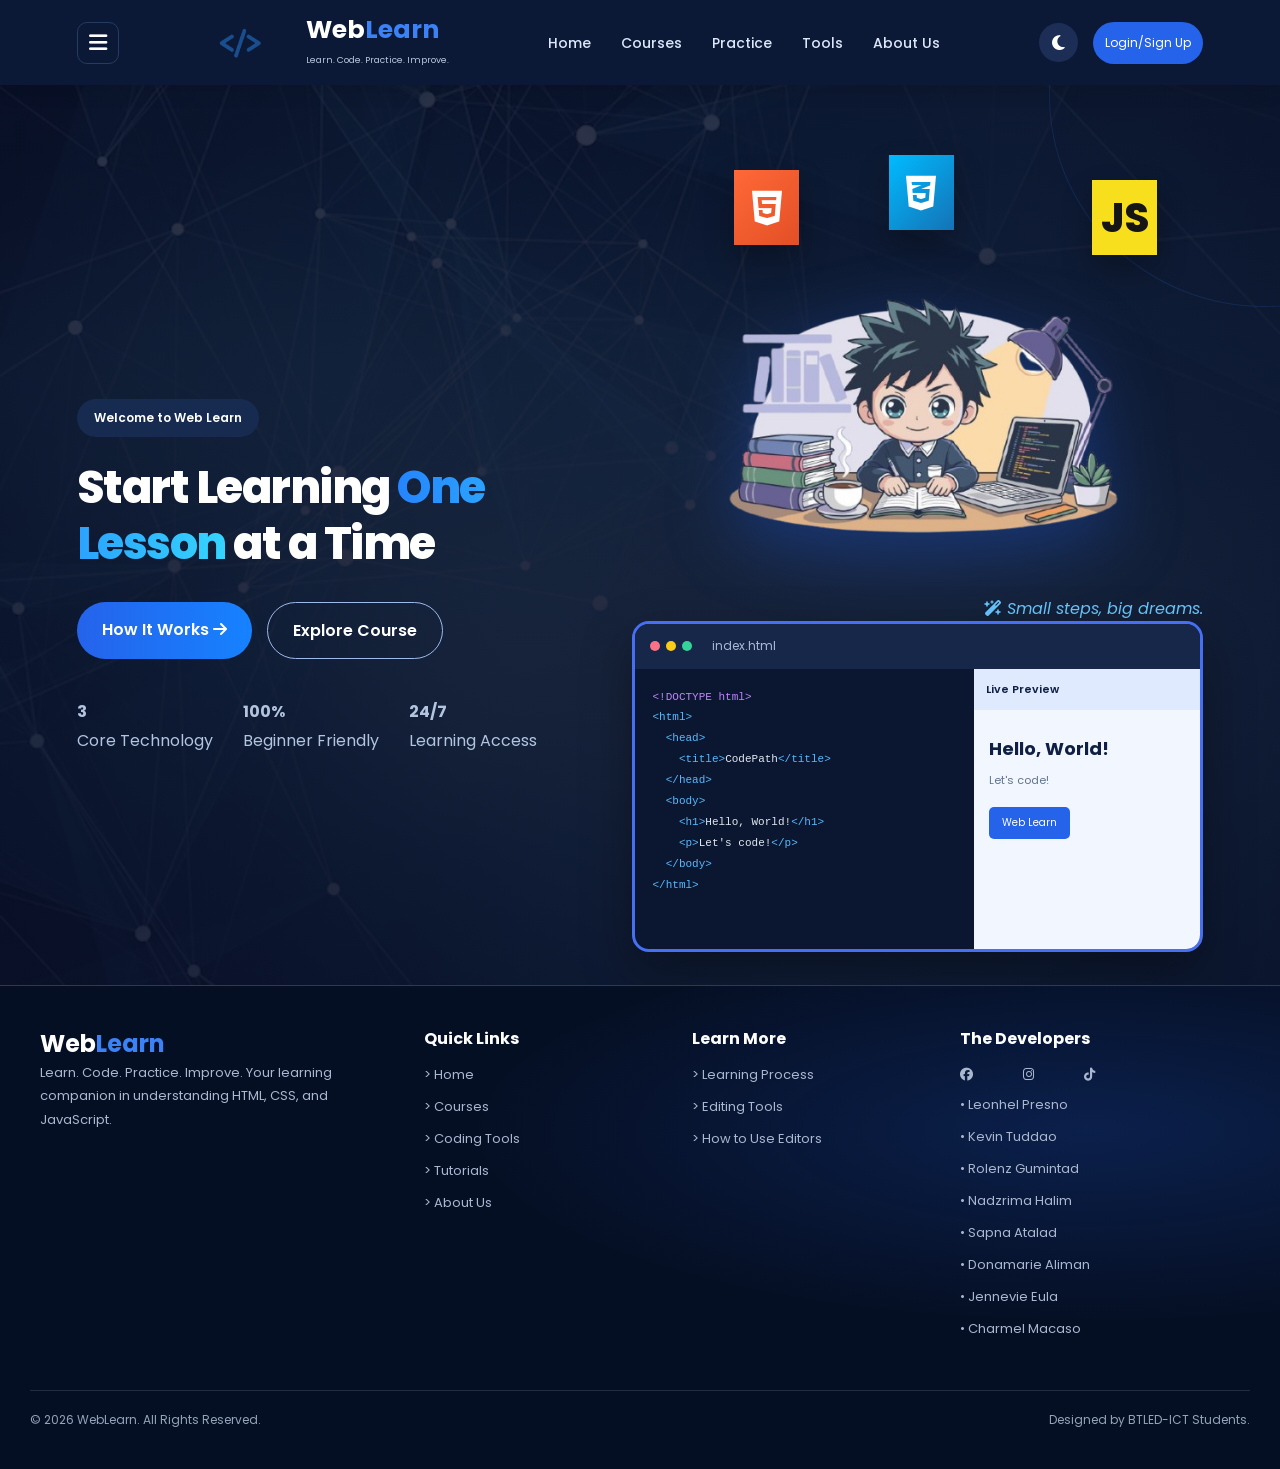
<file: index.html>
<!DOCTYPE html>
<html lang="en">
<head>
    <meta charset="UTF-8">
    <meta name="viewport" content="width=device-width, initial-scale=1.0">
    <title>Web-learn</title>
    <link rel="stylesheet" href="navigation&sidebar.css">
    <link rel="stylesheet" href="main-index.css">
    <link rel="stylesheet" href="html-css-js-design.css">
    <link rel="stylesheet" href="editor-tools.css">
    <link rel="stylesheet" href="main-footers.css">

    <!-- Google Fonts -->
    <link rel="preconnect" href="https://fonts.googleapis.com">
    <link rel="preconnect" href="https://fonts.gstatic.com" crossorigin>
    <link href="https://fonts.googleapis.com/css2?family=Poppins:wght@400;500;600;700;800&display=swap" rel="stylesheet">

    <!-- Font Awesome Icons -->
    <link rel="stylesheet" href="https://cdnjs.cloudflare.com/ajax/libs/font-awesome/6.5.2/css/all.min.css">
</head>
<body>
    <header class="navigation_bar">
        <!-- LEFT MENU BUTTON -->
        <button class="menu-toggle" id="menuToggle"
                aria-label="Open navigation menu"
                aria-expanded="false">
            <i class="fa-solid fa-bars"></i>
        </button>

        <!-- LOGO -->
        <a href="#home" class="logo">
            <img src="logo.png" alt="Weblearn">
            <div class="logo-text">
                <h2>Web<span>Learn</span></h2>
                <small>Learn. Code. Practice. Improve.</small>
            </div>
        </a>

        <!-- NAVIGATION -->
        <nav class="nav-links" id="navLinks">
            <ul class="links">
                <li><a href="index.html">Home</a></li>
                <li><a href="courses.html">Courses</a></li>
                <li><a href="practice-html-css-js.html">Practice</a></li>
                <li><a href="editortools.html">Tools</a></li>
                <li><a href="about-us.html">About Us</a></li>
            </ul>
        </nav>

        <div class="nav-actions">
            <button class="theme-toggle" id="themeToggle" aria-label="Toggle light and dark mode">
                <i class="fa-solid fa-moon"></i>
            </button>
            <a href="#courses" class="login-btn">Login/Sign Up</a>
        </div>
    </header>

    <!-- LEFT SIDEBAR -->
    <aside class="sidebar-menu" id="sidebarMenu">
        <h3>MAIN MENU</h3>
        <a href="#home"><i class="fa-solid fa-house"></i> Home</a>
        <a href="about-us.html"><i class="fa-solid fa-user"></i> About Us</a>

        <h3>LEARN</h3>
        <a href="html.html"><i class="fa-brands fa-html5"></i> HTML Tutorials</a>
        <a href="css.html"><i class="fa-brands fa-css3-alt"></i> CSS Tutorials</a>
        <a href="javascript.html"><i class="fa-brands fa-js"></i> JavaScript Tutorials</a>

        <h3>PRACTICE</h3>
        <a href="editor.html"><i class="fa-solid fa-code"></i> Code Editor</a>
        <a href="#learning"><i class="fa-solid fa-clipboard-question"></i> Quizzes</a>
        <a href="#progress"><i class="fa-solid fa-chart-simple"></i> My Progress</a>

        <h3>Tools</h3>
        <a href="editortools.html">
            <i class="fa-solid fa-screwdriver-wrench"></i>
            Coding Tools
        </a>
    </aside>

    <!-- DARK OVERLAY -->
    <div class="sidebar-overlay" id="sidebarOverlay"></div>

    <!-- HOME / MAIN SECTION -->
    <section class="home_main-section" id="home">
        <div class="home-content">
            <div class="welcome-badge">
                Welcome to Web Learn
            </div>
            <h1>
                Start Learning 
                <span>One Lesson</span>
                at a Time
            </h1>

            <div class="home-buttons">
               <a href="how-it-works.html" class="primary-btn">
        How It Works
        <i class="fa-solid fa-arrow-right"></i>
    </a>
    <a href="courses.html" class="outline-btn">
        Explore Course
    </a>
</div>

            <div class="home-stats">
                <div class="stat-items">
                    <strong>3</strong>
                    <span>Core Technology</span>
                </div>

                <div class="stat-items">
                    <strong>100%</strong>
                    <span>Beginner Friendly</span>
                </div>

                <div class="stat-items">
                    <strong>24/7</strong>
                    <span>Learning Access</span>
                </div>
            </div>
        </div>

        <!-- CODING HTML, CSS, AND JAVASCRIPT ILLUSTRATION -->
        <div class="main-visual">
            <!-- HTML logo -->
            <div class="floating-badge html-badge">
                <i class="fa-brands fa-html5"></i>
            </div>

            <!-- CSS logo -->
            <div class="floating-badge css-badge">
                <i class="fa-brands fa-css3-alt"></i>
            </div>

            <!-- JavaScript logo -->
            <div class="floating-badge js-badge">
                JS
            </div>

            <div class="hero-laptop">
                <img
                    src="laptop.png"
                    alt="Laptop displaying programming code"
                    class="laptop-img"
                    onerror="this.style.display='none';this.parentElement.classList.add('image-missing')">
            </div>

            <div class="laptop-placeholder">
                <i class="fa-solid fa-laptop-code"></i>
                <span>Web Learn</span>
            </div>

            <!-- CAPTION -->
            <div class="visual-caption">
                <i class="fa-solid fa-wand-magic-sparkles"></i>
                Small steps, big dreams.
            </div>

            <div class="code-window">
                <div class="window-header">
                    <div class="window-dots">
                        <span></span>
                        <span></span>
                        <span></span>
                    </div>
                    <span>index.html</span>
                </div>

                <div class="editor-layout">
                    <div class="code-area">
                        <pre><code><span class="code-purple">&lt;!DOCTYPE html&gt;</span>
<span class="code-blue">&lt;html&gt;</span>
  <span class="code-blue">&lt;head&gt;</span>
    <span class="code-blue">&lt;title&gt;</span>CodePath<span class="code-blue">&lt;/title&gt;</span>
  <span class="code-blue">&lt;/head&gt;</span>
  <span class="code-blue">&lt;body&gt;</span>
    <span class="code-blue">&lt;h1&gt;</span>Hello, World!<span class="code-blue">&lt;/h1&gt;</span>
    <span class="code-blue">&lt;p&gt;</span>Let's code!<span class="code-blue">&lt;/p&gt;</span>
  <span class="code-blue">&lt;/body&gt;</span>
<span class="code-blue">&lt;/html&gt;</span></code></pre>
                    </div>

                    <div class="preview-area">
                        <div class="preview-title">
                            Live Preview
                        </div>

                        <div class="preview-content">
                            <h3>Hello, World!</h3>
                            <p>Let's code!</p>
                            <span class="preview-chip">
                                Web Learn
                            </span>
                        </div>
                    </div>
                </div>
            </div>
        </div>
    </section>

    <!-- FOOTER SECTION -->
    <footer class="main-footer">
        <div class="footer-container">
            <div class="footer-about">
                <h2>Web<span>Learn</span></h2>
                <p>
                    Learn. Code. Practice. Improve.
                    Your learning companion in understanding
                    HTML, CSS, and JavaScript.
                </p>
            </div>

            <div class="footer-links">
                <h3>Quick Links</h3>
                <a href="index.html#home">&gt; Home</a>
                <a href="courses.html">&gt; Courses</a>
                <a href="editortools.html">&gt; Coding Tools</a>
                <a href="editortools.html">&gt; Tutorials</a>
                <a href="about-us.html">&gt; About Us</a>
            </div>

            <div class="footer-links">
                <h3>Learn More</h3>
                <a href="#">&gt; Learning Process</a>
                <a href="editortools.html">&gt; Editing Tools</a>
                <a href="editortools.html">&gt; How to Use Editors</a>
            </div>

            <div class="footer-links">
                <h3>The Developers</h3>
                <div class="dev-icon">
                    <a href="https://www.facebook.com/" target="_blank" rel="noopener noreferrer" aria-label="Facebook">
                        <i class="fa-brands fa-facebook"></i>
                    </a>
                    <a href="https://www.instagram.com/" target="_blank" rel="noopener noreferrer" aria-label="Instagram">
                        <i class="fa-brands fa-instagram"></i>
                    </a>
                    <a href="https://www.tiktok.com/" target="_blank" rel="noopener noreferrer" aria-label="TikTok">
                        <i class="fa-brands fa-tiktok"></i>
                    </a>
                </div>

                <a href="https://www.facebook.com/nhel.pres" target="_blank" rel="noopener noreferrer">• Leonhel Presno</a>
                <a href="https://www.facebook.com/kevin.tuddao.1" target="_blank" rel="noopener noreferrer">• Kevin Tuddao</a>
                <a href="https://www.facebook.com/rolenzearl" target="_blank" rel="noopener noreferrer">• Rolenz Gumintad</a>
                <a href="https://www.facebook.com/share/19nWMQFPBd/" target="_blank" rel="noopener noreferrer">• Nadzrima Halim</a>
                <a href="https://www.facebook.com/saph.atld" target="_blank" rel="noopener noreferrer">• Sapna Atalad</a>
                <a href="https://www.facebook.com/share/1C7DpXJqvT/" target="_blank" rel="noopener noreferrer">• Donamarie Aliman</a>
                <a href="https://www.facebook.com/eu.la.99545" target="_blank" rel="noopener noreferrer">• Jennevie Eula</a>
                <a href="https://www.facebook.com/charmel.macaso.5" target="_blank" rel="noopener noreferrer">• Charmel Macaso</a>
            </div>
        </div>

        <div class="footer-bottom">
            <p>© 2026 WebLearn. All Rights Reserved.</p>
            <p>Designed by BTLED-ICT Students.</p>
        </div>
    </footer>

    <script src="script.js"></script>
</body>
</html>
</file>
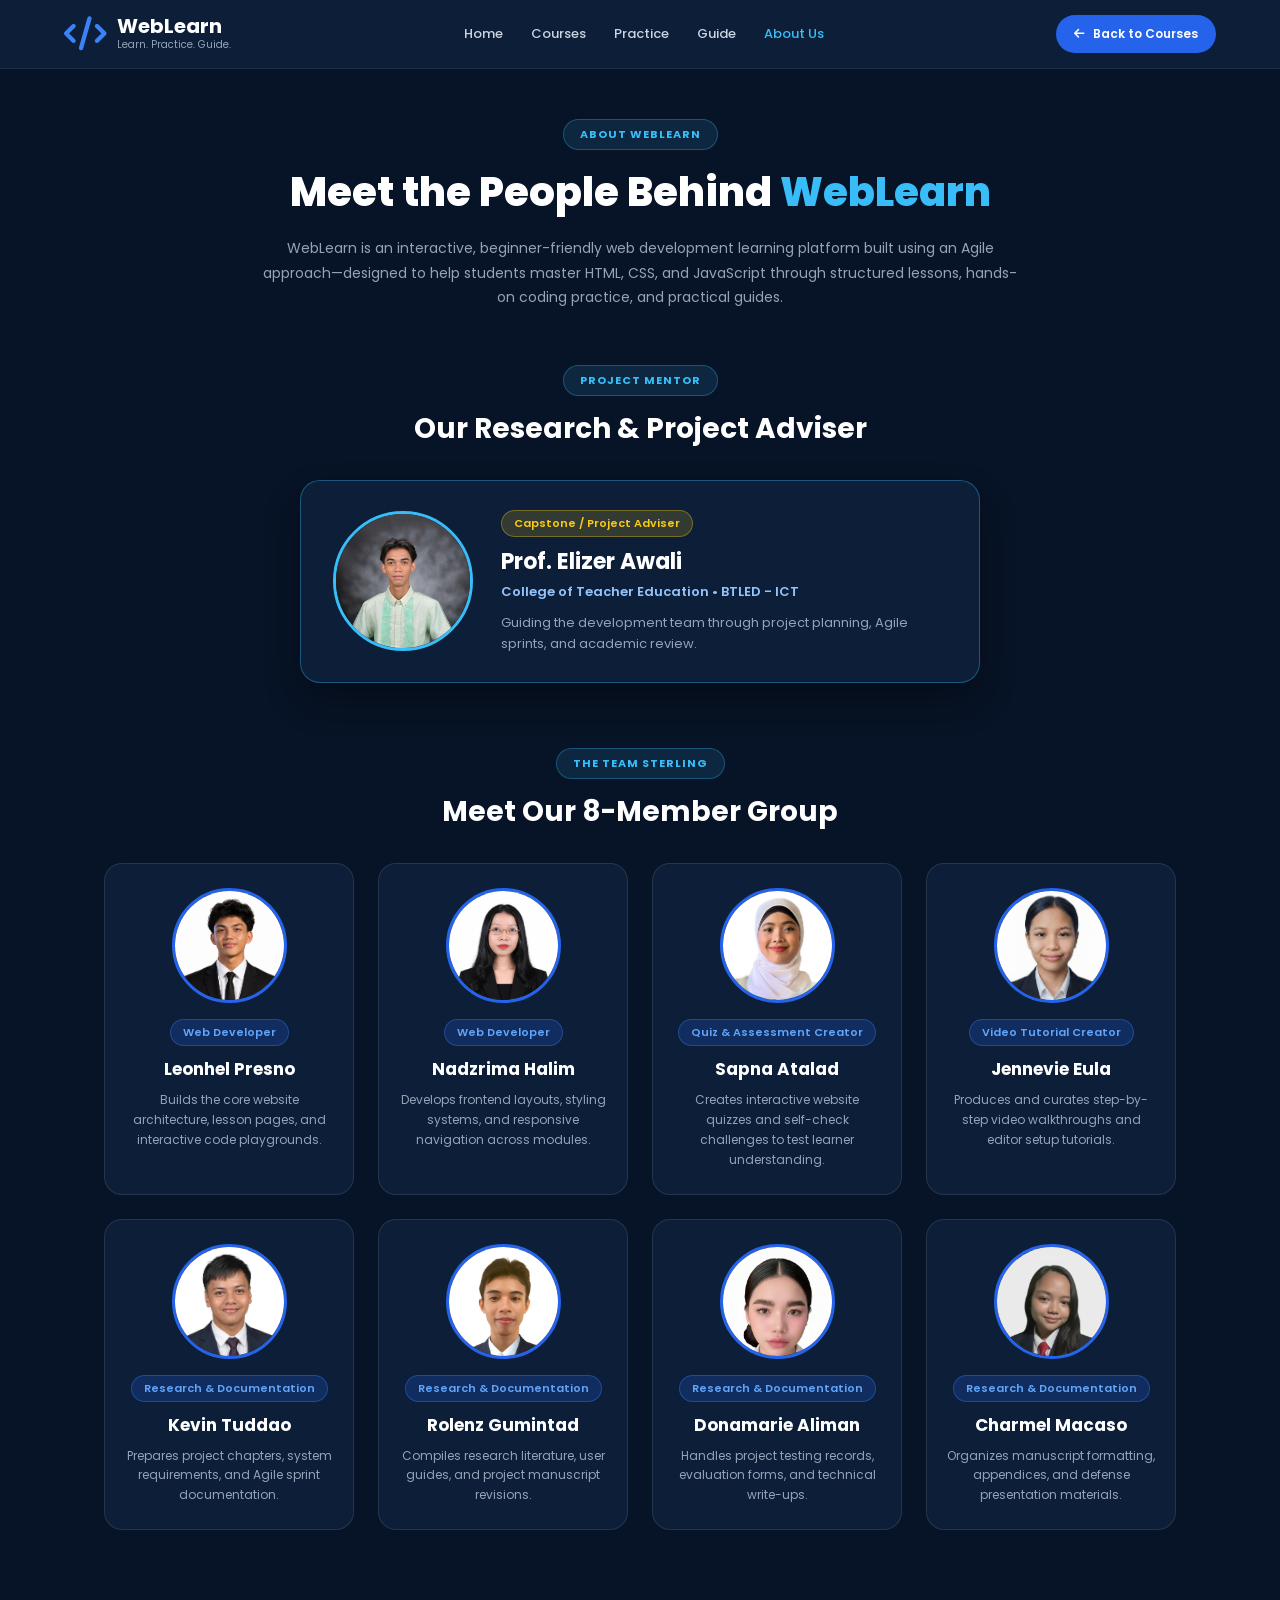
<file: about-us.html>
<!DOCTYPE html>
<html lang="en">
<head>
    <meta charset="UTF-8">
    <meta name="viewport" content="width=device-width, initial-scale=1.0">
    <title>About Us | WebLearn</title>
    <link rel="stylesheet" href="about-us.css">

    <!-- Google Font -->
    <link rel="preconnect" href="https://fonts.googleapis.com">
    <link rel="preconnect" href="https://fonts.gstatic.com" crossorigin>
    <link href="https://fonts.googleapis.com/css2?family=Poppins:wght@400;500;600;700;800&display=swap" rel="stylesheet">

    <!-- Font Awesome Icons -->
    <link rel="stylesheet" href="https://cdnjs.cloudflare.com/ajax/libs/font-awesome/6.5.2/css/all.min.css">
</head>
<body>

    <!-- TOP HEADER -->
    <header class="top-header">
        <a href="index.html" class="brand">
            <i class="fa-solid fa-code"></i>
            <div>
                <h2>WebLearn</h2>
                <span>Learn. Practice. Guide.</span>
            </div>
        </a>

        <nav class="header-nav">
            <a href="index.html">Home</a>
            <a href="courses.html">Courses</a>
            <a href="practice-html-css-js.html">Practice</a>
            <a href="guide.html">Guide</a>
            <a href="about.html" class="active">About Us</a>
        </nav>

        <a href="courses.html" class="back-btn">
            <i class="fa-solid fa-arrow-left"></i>
            Back to Courses
        </a>
    </header>

    <!-- MAIN CONTENT -->
    <main class="about-wrapper">

        <!-- PROJECT OVERVIEW -->
        <section class="about-hero">
            <span class="badge-label">ABOUT WEBLEARN</span>
            <h1>Meet the People Behind <span>WebLearn</span></h1>
            <p>
                WebLearn is an interactive, beginner-friendly web development learning platform built using
                an Agile approach—designed to help students master HTML, CSS, and JavaScript through
                structured lessons, hands-on coding practice, and practical guides.
            </p>
        </section>

        <!-- ADVISER SECTION (1 FEATURED CARD) -->
        <section class="adviser-section">
            <div class="section-header">
                <span class="sub-label">PROJECT MENTOR</span>
                <h2>Our Research &amp; Project Adviser</h2>
            </div>

            <article class="adviser-card">
                <div class="adviser-photo">
                    <img src="sirL.jpg" alt="Project Adviser">
                </div>
                <div class="adviser-info">
                    <span class="role-badge adviser-badge">Capstone / Project Adviser</span>
                    <h3>Prof. Elizer Awali</h3>
                    <p class="department">College of Teacher Education • BTLED - ICT</p>
                    <p class="adviser-note">
                        Guiding the development team through project planning, Agile sprints, and academic review.
                    </p>
                </div>
            </article>
        </section>

        <!-- DEVELOPMENT TEAM SECTION (8 MEMBERS - 4x2 GRID) -->
        <section class="team-section">
            <div class="section-header">
                <span class="sub-label">THE TEAM STERLING</span>
                <h2>Meet Our 8-Member Group</h2>
            </div>

            <div class="team-grid">

                <!-- MEMBER 1: DEVELOPER 1 -->
                <article class="member-card">
                    <div class="member-photo">
                        <img src="Leo.png" alt="Member 1">
                    </div>
                    <span class="role-badge">Web Developer</span>
                    <h3>Leonhel Presno</h3>
                    <p>Builds the core website architecture, lesson pages, and interactive code playgrounds.</p>
                </article>

                <!-- MEMBER 2: DEVELOPER 2 -->
                <article class="member-card">
                    <div class="member-photo">
                        <img src="halim2.jpg" alt="Member 2">
                    </div>
                    <span class="role-badge">Web Developer</span>
                    <h3>Nadzrima Halim</h3>
                    <p>Develops frontend layouts, styling systems, and responsive navigation across modules.</p>
                </article>

                <!-- MEMBER 3: QUIZ CREATOR -->
                <article class="member-card">
                    <div class="member-photo">
                        <img src="saph.jpg" alt="Member 3">
                    </div>
                    <span class="role-badge">Quiz &amp; Assessment Creator</span>
                    <h3>Sapna Atalad</h3>
                    <p>Creates interactive website quizzes and self-check challenges to test learner understanding.</p>
                </article>

                <!-- MEMBER 4: VIDEO TUTORIAL CREATOR -->
                <article class="member-card">
                    <div class="member-photo">
                        <img src="eula.jpg" alt="Member 4">
                    </div>
                    <span class="role-badge">Video Tutorial Creator</span>
                    <h3>Jennevie Eula</h3>
                    <p>Produces and curates step-by-step video walkthroughs and editor setup tutorials.</p>
                </article>

                <!-- MEMBER 5: DOCUMENTATION 1 -->
                <article class="member-card">
                    <div class="member-photo">
                        <img src="kevs.jpg" alt="Member 5">
                    </div>
                    <span class="role-badge">Research &amp; Documentation</span>
                    <h3>Kevin Tuddao</h3>
                    <p>Prepares project chapters, system requirements, and Agile sprint documentation.</p>
                </article>

                <!-- MEMBER 6: DOCUMENTATION 2 -->
                <article class="member-card">
                    <div class="member-photo">
                        <img src="rolenz.jpg" alt="Member 6">
                    </div>
                    <span class="role-badge">Research &amp; Documentation</span>
                    <h3>Rolenz Gumintad</h3>
                    <p>Compiles research literature, user guides, and project manuscript revisions.</p>
                </article>

                <!-- MEMBER 7: DOCUMENTATION 3 -->
                <article class="member-card">
                    <div class="member-photo">
                        <img src="dona.jpg" alt="Member 7">
                    </div>
                    <span class="role-badge">Research &amp; Documentation</span>
                    <h3>Donamarie Aliman</h3>
                    <p>Handles project testing records, evaluation forms, and technical write-ups.</p>
                </article>

                <!-- MEMBER 8: DOCUMENTATION 4 -->
                <article class="member-card">
                    <div class="member-photo">
                        <img src="charmel.jpg" alt="Member 8">
                    </div>
                    <span class="role-badge">Research &amp; Documentation</span>
                    <h3>Charmel Macaso</h3>
                    <p>Organizes manuscript formatting, appendices, and defense presentation materials.</p>
                </article>

            </div>
        </section>

    </main>

</body>
</html>
</file>
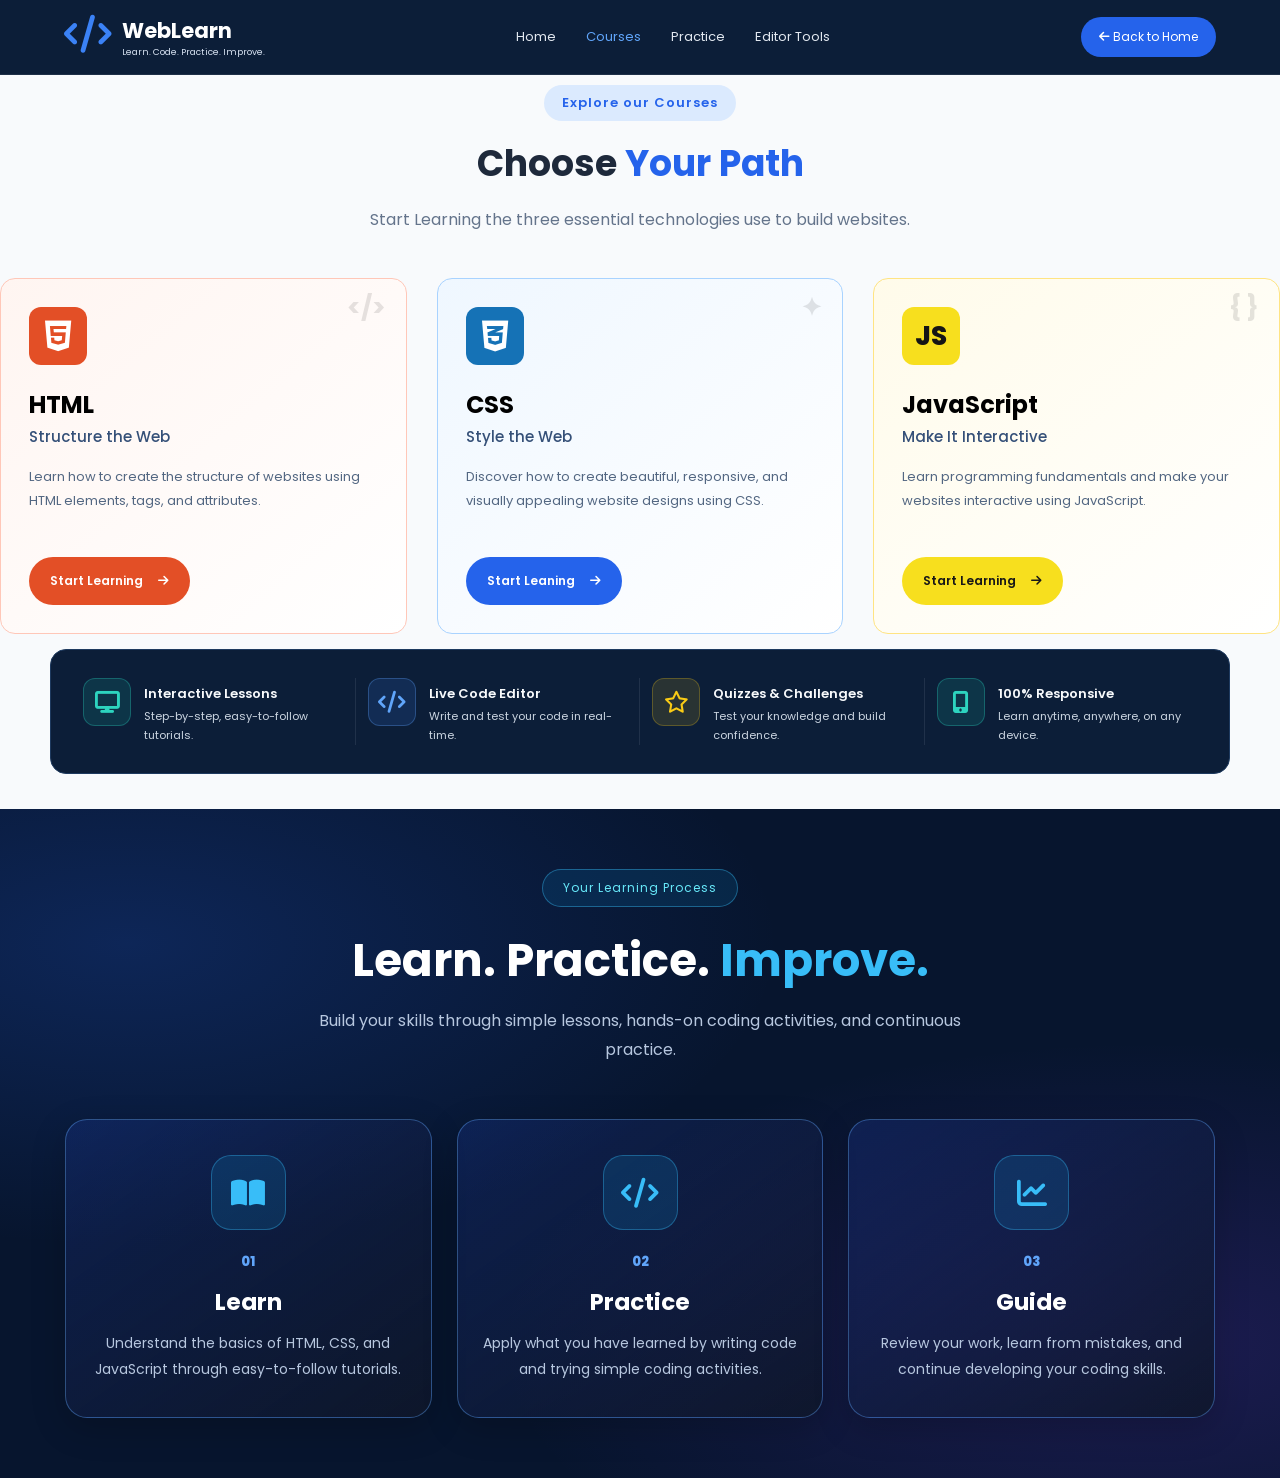
<file: courses.html>
<!DOCTYPE html>
<html lang="en">
<head>
    <meta charset="UTF-8">
    <meta name="viewport" content="width=device-width, initial-scale=1.0">
    <title>Tutorial</title>
    <!--Css-->
    <link rel="stylesheet" href="courses.css">
    <link rel="stylesheet" href="features.css">
    <link rel="stylesheet" href="learning-process.css">

  <!--Google font-->
   <link rel="preconnect" href="https://fonts.googleapis.com">
<link rel="preconnect" href="https://fonts.gstatic.com" crossorigin>
<link href="https://fonts.googleapis.com/css2?family=Poppins:ital,wght@0,100;0,200;0,300;0,400;0,500;0,600;0,700;0,800;0,900;1,100;1,200;1,300;1,400;1,500;1,600;1,700;1,800;1,900&display=swap" rel="stylesheet">

    <!-- Font Awesome Icons -->
    <link rel="stylesheet" href="https://cdnjs.cloudflare.com/ajax/libs/font-awesome/6.5.2/css/all.min.css">

    
</head>
<body>
    
    <!--Course section-->
<section class="courses section-padding" id="courses">
     <!-- HEADER -->
    <header class="course-header">

        <a href="index.html" class="brand">
            <i class="fa-solid fa-code"></i>
            <div>
                <h2>WebLearn</h2>
                <span>Learn. Code. Practice. Improve.</span>
            </div>
           </a>

        <nav class="course-nav">
            <a href="index.html">Home</a>
            <a href="courses.html" class="active">Courses</a>
            <a href="practice-html-css-js.html">Practice</a>
            <a href="editortools.html">Editor Tools</a>
        </nav>

        <a href="index.html" class="back-home">
            <i class="fa-solid fa-arrow-left"></i>
            Back to Home
        </a>

        <button class="mobile-menu" id="mobileMenu" aria-label="Toggle navigation" aria-expanded="false">
            <i class="fa-solid fa-bars"></i>
        </button>

    </header>
    <div class="section-heading">
    <span class="section-label">
        Explore our Courses
    </span>
    <h2>
        Choose <span> Your Path</span>
        </h2>
        
        <p>
            Start Learning the three essential technologies 
            use to build websites.
        </p>
   
    </div>

    <div class="course-container">

        <!--HTML courses-->

        <article class="course-card html-card">

 <div class="course-icon html-icon">
    <i class="fa-brands fa-html5"></i>
 </div>

 <span class="card-decoration">&lt;/&gt</span>
 <h3>HTML</h3>
 <h4>Structure the Web</h4>
 <p> Learn how to create the structure
      of websites using HTML elements,
    tags, and attributes.</p>
   

    <a href="html.html" class="course-btn html-btn">
    Start Learning
 
    <i class="fa-solid fa-arrow-right"></i>
    </a>
        </article>



        <!--CSS courses-->

        <article class="course-card css-card">


     <div class="course-icon css-icon">
      <i class="fa-brands fa-css3-alt"></i>
     </div>

     <span class="card-decoration">✦</span>
     <h3>CSS</h3>
     <h4>Style the Web</h4>
     <p> Discover how to create beautiful,
         responsive, and visually appealing
         website designs using CSS.</p>

   

    <a href="css.html" class="course-btn css-btn">
     Start Leaning
     <i class="fa-solid fa-arrow-right"></i>

    </a>
        </article>

<!--Javascript courses-->

<article class="course-card js-card">
    <div class="course-icon js-icon">
        JS
    </div>

    <span class="card-decoration">{ }</span>
  <h3>JavaScript</h3>
  <h4>Make It Interactive</h4>

<p>Learn programming fundamentals
    and make your websites interactive
    using JavaScript.</p>

    
  
    <a href="js.html" class="course-btn js-btn">
     Start Learning
     <i class="fa-solid fa-arrow-right"></i>

    </a>
</article>

    </div>
</section>




<!-- FEATURES -->

<section class="features-bar-section">

    <div class="features-bar">

        <!-- FEATURE 1 -->
        <div class="bar-feature">
            <div class="bar-icon icon-teal">
                <i class="fa-solid fa-display"></i>
            </div>

            <div class="bar-content">
                <h3>Interactive Lessons</h3>
                <p>Step-by-step, easy-to-follow tutorials.</p>
            </div>
        </div>

        <!-- FEATURE 2 -->
        <div class="bar-feature">
            <div class="bar-icon icon-blue">
                <i class="fa-solid fa-code"></i>
            </div>

            <div class="bar-content">
                <h3>Live Code Editor</h3>
                <p>Write and test your code in real-time.</p>
            </div>
        </div>

    

        <!-- FEATURE 3 -->
        <div class="bar-feature">
            <div class="bar-icon icon-yellow">
                <i class="fa-regular fa-star"></i>
            </div>

            <div class="bar-content">
                <h3>Quizzes &amp; Challenges</h3>
                <p>Test your knowledge and build confidence.</p>
            </div>
        </div>

        <!-- FEATURE 4 -->
        <div class="bar-feature">
            <div class="bar-icon icon-teal">
                <i class="fa-solid fa-mobile-screen-button"></i>
            </div>

            <div class="bar-content">
                <h3>100% Responsive</h3>
                <p>Learn anytime, anywhere, on any device.</p>
            </div>
        </div>

    </div>


    <!--learning process-->

</section>



<!-- LEARNING PROCESS -->
<section class="learning-process" id="learning-process">

    <div class="learning-heading">
        <span class="section-label">Your Learning Process</span>

        <h2>Learn. Practice. <span>Improve.</span></h2>

        <p>
            Build your skills through simple lessons,
            hands-on coding activities, and continuous practice.
        </p>
    </div>

    <div class="learning-container">

        <!-- STEP 1 -->
        <div class="learning-card">
            <div class="learning-icon">
                <i class="fa-solid fa-book-open"></i>
            </div>

            <span class="step-number">01</span> <a href="courses.html">
            <h3>Learn</h3> </a>

            <p>
                Understand the basics of HTML, CSS, and JavaScript
                through easy-to-follow tutorials.
            </p>
        </div>

        <!-- STEP 2 -->
        <div class="learning-card">
            <div class="learning-icon">
                <i class="fa-solid fa-code"></i>
            </div>

            <span class="step-number">02</span> <a href="practice-html-css-js.html">
            <h3>Practice</h3> </a>

            <p>
                Apply what you have learned by writing code
                and trying simple coding activities.
            </p>
        </div>

        <!-- STEP 3 -->
        <div class="learning-card">
            <div class="learning-icon">
                <i class="fa-solid fa-chart-line"></i>
            </div>

            <span class="step-number">03</span> <a href="guide.html">
            <h3>Guide</h3> </a>

            <p>
                Review your work, learn from mistakes,
                and continue developing your coding skills.
            </p>
        </div>

    </div>
</section>



</body>
</html>
</file>
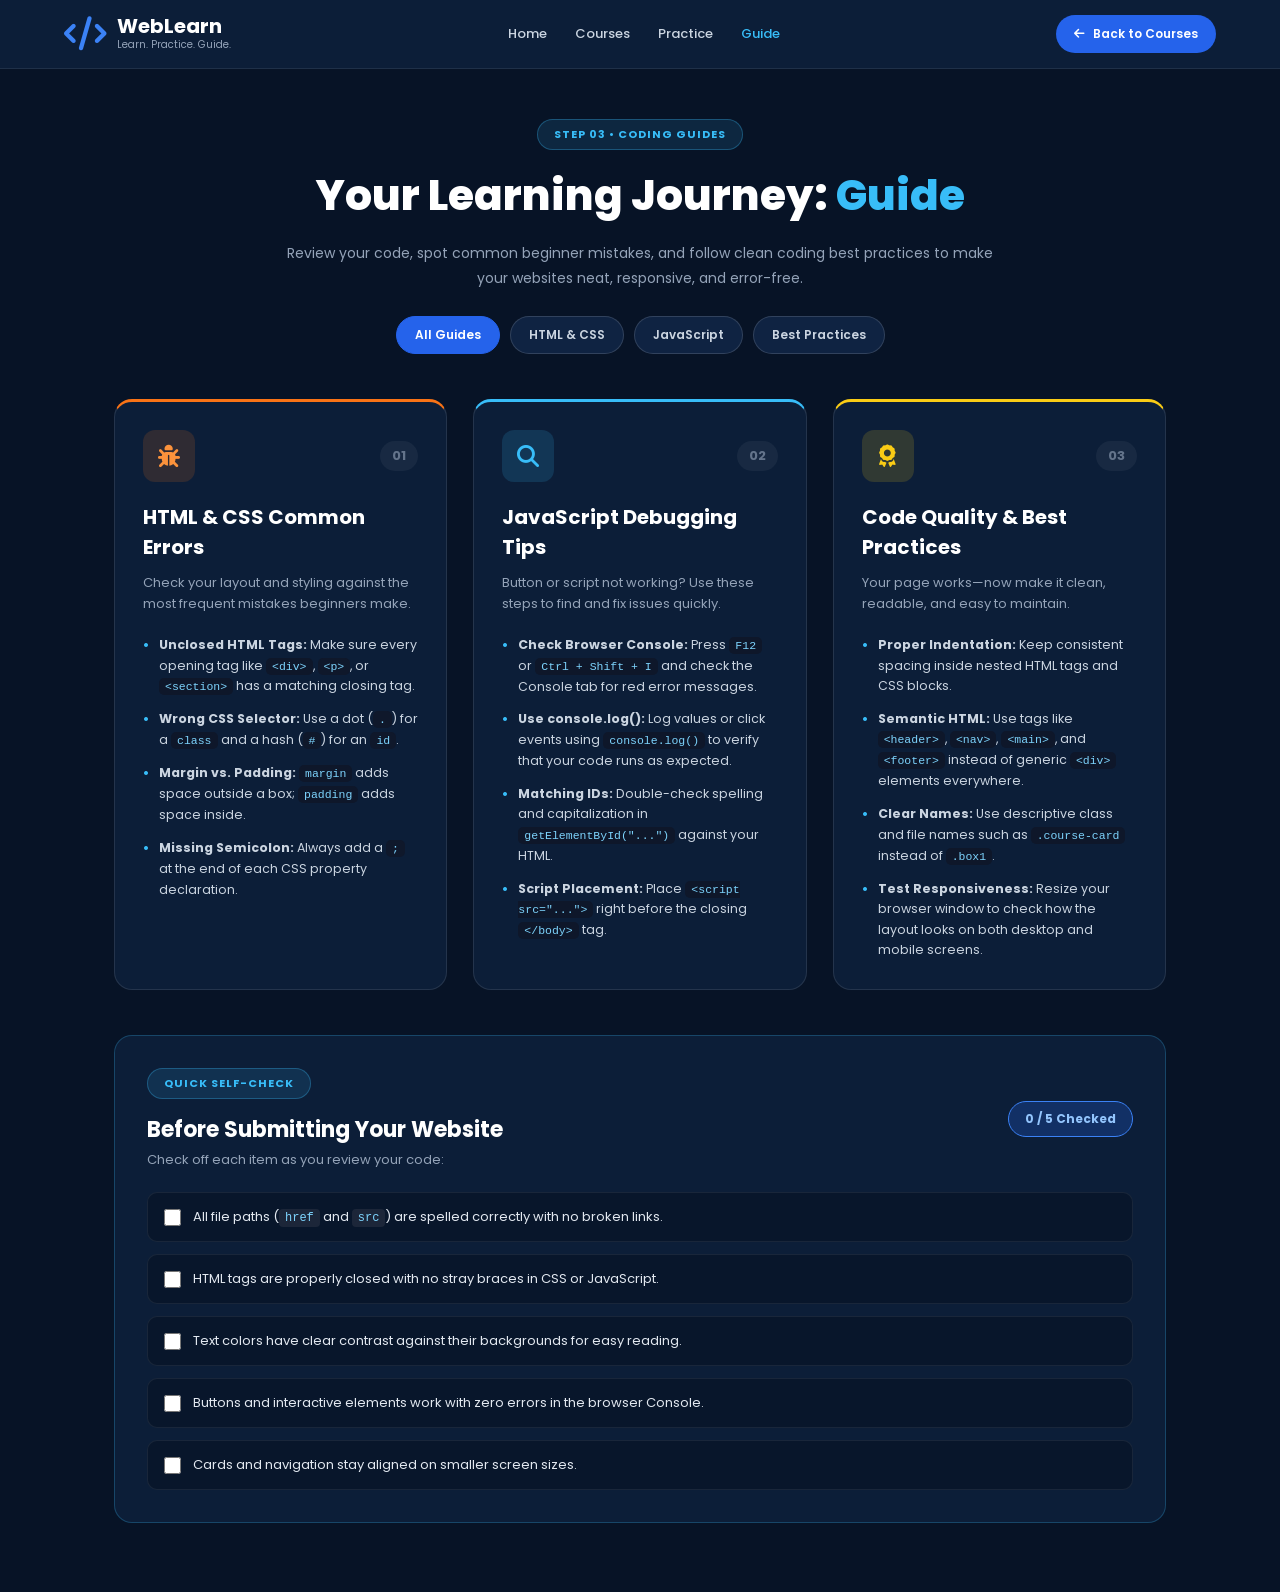
<file: guide.html>
<!DOCTYPE html>
<html lang="en">
<head>
    <meta charset="UTF-8">
    <meta name="viewport" content="width=device-width, initial-scale=1.0">
    <title>Coding Guides | WebLearn</title>
    <link rel="stylesheet" href="guide.css">

    <!-- Google Font -->
    <link rel="preconnect" href="https://fonts.googleapis.com">
    <link rel="preconnect" href="https://fonts.gstatic.com" crossorigin>
    <link href="https://fonts.googleapis.com/css2?family=Poppins:wght@400;500;600;700;800&display=swap" rel="stylesheet">

    <!-- Font Awesome Icons -->
    <link rel="stylesheet" href="https://cdnjs.cloudflare.com/ajax/libs/font-awesome/6.5.2/css/all.min.css">
</head>
<body>

    <!-- TOP HEADER -->
    <header class="top-header">
        <a href="index.html" class="brand">
            <i class="fa-solid fa-code"></i>
            <div>
                <h2>WebLearn</h2>
                <span>Learn. Practice. Guide.</span>
            </div>
        </a>

        <nav class="header-nav">
            <a href="index.html">Home</a>
            <a href="courses.html">Courses</a>
            <a href="practice-css.html">Practice</a>
            <a href="guide.html" class="active">Guide</a>
        </nav>

        <a href="courses.html" class="back-btn">
            <i class="fa-solid fa-arrow-left"></i>
            Back to Courses
        </a>
    </header>

    <!-- MAIN CONTENT -->
    <main class="guide-wrapper">

        <!-- HERO / HEADING -->
        <section class="guide-hero">
            <span class="badge-label">STEP 03 • CODING GUIDES</span>
            <h1>Your Learning Journey: <span>Guide</span></h1>
            <p>
                Review your code, spot common beginner mistakes, and follow clean coding best practices
                to make your websites neat, responsive, and error-free.
            </p>

            <!-- Filter Tabs -->
            <div class="filter-bar">
                <button type="button" class="filter-btn active" data-filter="all">All Guides</button>
                <button type="button" class="filter-btn" data-filter="html-css">HTML &amp; CSS</button>
                <button type="button" class="filter-btn" data-filter="javascript">JavaScript</button>
                <button type="button" class="filter-btn" data-filter="quality">Best Practices</button>
            </div>
        </section>

        <!-- 3 GUIDE CARDS -->
        <section class="guide-grid">

            <!-- CARD 01: HTML & CSS COMMON ERRORS -->
            <article class="guide-card card-orange" data-category="html-css">
                <div class="card-top">
                    <div class="card-icon icon-orange">
                        <i class="fa-solid fa-bug"></i>
                    </div>
                    <span class="card-num">01</span>
                </div>

                <h2>HTML &amp; CSS Common Errors</h2>
                <p class="card-desc">
                    Check your layout and styling against the most frequent mistakes beginners make.
                </p>

                <ul class="guide-list">
                    <li>
                        <strong>Unclosed HTML Tags:</strong> Make sure every opening tag like
                        <code>&lt;div&gt;</code>, <code>&lt;p&gt;</code>, or <code>&lt;section&gt;</code> has a matching closing tag.
                    </li>
                    <li>
                        <strong>Wrong CSS Selector:</strong> Use a dot (<code>.</code>) for a
                        <code>class</code> and a hash (<code>#</code>) for an <code>id</code>.
                    </li>
                    <li>
                        <strong>Margin vs. Padding:</strong> <code>margin</code> adds space outside a box;
                        <code>padding</code> adds space inside.
                    </li>
                    <li>
                        <strong>Missing Semicolon:</strong> Always add a <code>;</code> at the end of
                        each CSS property declaration.
                    </li>
                </ul>
            </article>

            <!-- CARD 02: JAVASCRIPT DEBUGGING -->
            <article class="guide-card card-blue" data-category="javascript">
                <div class="card-top">
                    <div class="card-icon icon-blue">
                        <i class="fa-solid fa-magnifying-glass"></i>
                    </div>
                    <span class="card-num">02</span>
                </div>

                <h2>JavaScript Debugging Tips</h2>
                <p class="card-desc">
                    Button or script not working? Use these steps to find and fix issues quickly.
                </p>

                <ul class="guide-list">
                    <li>
                        <strong>Check Browser Console:</strong> Press <code>F12</code> or
                        <code>Ctrl + Shift + I</code> and check the Console tab for red error messages.
                    </li>
                    <li>
                        <strong>Use console.log():</strong> Log values or click events using
                        <code>console.log()</code> to verify that your code runs as expected.
                    </li>
                    <li>
                        <strong>Matching IDs:</strong> Double-check spelling and capitalization in
                        <code>getElementById("...")</code> against your HTML.
                    </li>
                    <li>
                        <strong>Script Placement:</strong> Place <code>&lt;script src="..."&gt;</code>
                        right before the closing <code>&lt;/body&gt;</code> tag.
                    </li>
                </ul>
            </article>

            <!-- CARD 03: CODE QUALITY & BEST PRACTICES -->
            <article class="guide-card card-yellow" data-category="quality">
                <div class="card-top">
                    <div class="card-icon icon-yellow">
                        <i class="fa-solid fa-award"></i>
                    </div>
                    <span class="card-num">03</span>
                </div>

                <h2>Code Quality &amp; Best Practices</h2>
                <p class="card-desc">
                    Your page works—now make it clean, readable, and easy to maintain.
                </p>

                <ul class="guide-list">
                    <li>
                        <strong>Proper Indentation:</strong> Keep consistent spacing inside nested
                        HTML tags and CSS blocks.
                    </li>
                    <li>
                        <strong>Semantic HTML:</strong> Use tags like <code>&lt;header&gt;</code>,
                        <code>&lt;nav&gt;</code>, <code>&lt;main&gt;</code>, and <code>&lt;footer&gt;</code>
                        instead of generic <code>&lt;div&gt;</code> elements everywhere.
                    </li>
                    <li>
                        <strong>Clear Names:</strong> Use descriptive class and file names such as
                        <code>.course-card</code> instead of <code>.box1</code>.
                    </li>
                    <li>
                        <strong>Test Responsiveness:</strong> Resize your browser window to check how
                        the layout looks on both desktop and mobile screens.
                    </li>
                </ul>
            </article>

        </section>

        <!-- INTERACTIVE SELF-REVIEW CHECKLIST (NO DATABASE NEEDED) -->
        <section class="checklist-section">
            <div class="checklist-header">
                <div>
                    <span class="badge-label">QUICK SELF-CHECK</span>
                    <h2>Before Submitting Your Website</h2>
                    <p>Check off each item as you review your code:</p>
                </div>
                <div class="progress-badge" id="checkProgress">0 / 5 Checked</div>
            </div>

            <div class="checklist-items">
                <label class="check-item">
                    <input type="checkbox" class="review-check">
                    <span>All file paths (<code>href</code> and <code>src</code>) are spelled correctly with no broken links.</span>
                </label>
                <label class="check-item">
                    <input type="checkbox" class="review-check">
                    <span>HTML tags are properly closed with no stray braces in CSS or JavaScript.</span>
                </label>
                <label class="check-item">
                    <input type="checkbox" class="review-check">
                    <span>Text colors have clear contrast against their backgrounds for easy reading.</span>
                </label>
                <label class="check-item">
                    <input type="checkbox" class="review-check">
                    <span>Buttons and interactive elements work with zero errors in the browser Console.</span>
                </label>
                <label class="check-item">
                    <input type="checkbox" class="review-check">
                    <span>Cards and navigation stay aligned on smaller screen sizes.</span>
                </label>
            </div>
        </section>

    </main>

    <!-- SCRIPT FOR FILTER AND CHECKLIST -->
    <script>
        const filterButtons = document.querySelectorAll(".filter-btn");
        const guideCards = document.querySelectorAll(".guide-card");

        filterButtons.forEach(btn => {
            btn.addEventListener("click", () => {
                filterButtons.forEach(b => b.classList.remove("active"));
                btn.classList.add("active");

                const selected = btn.getAttribute("data-filter");
                guideCards.forEach(card => {
                    const category = card.getAttribute("data-category");
                    if (selected === "all" || category === selected) {
                        card.style.display = "flex";
                    } else {
                        card.style.display = "none";
                    }
                });
            });
        });

        const checkboxes = document.querySelectorAll(".review-check");
        const progressBadge = document.getElementById("checkProgress");

        function updateChecklistCount() {
            const checkedCount = document.querySelectorAll(".review-check:checked").length;
            progressBadge.textContent = `${checkedCount} / ${checkboxes.length} Checked`;
        }

        checkboxes.forEach(box => {
            box.addEventListener("change", updateChecklistCount);
        });
    </script>

</body>
</html>
</file>
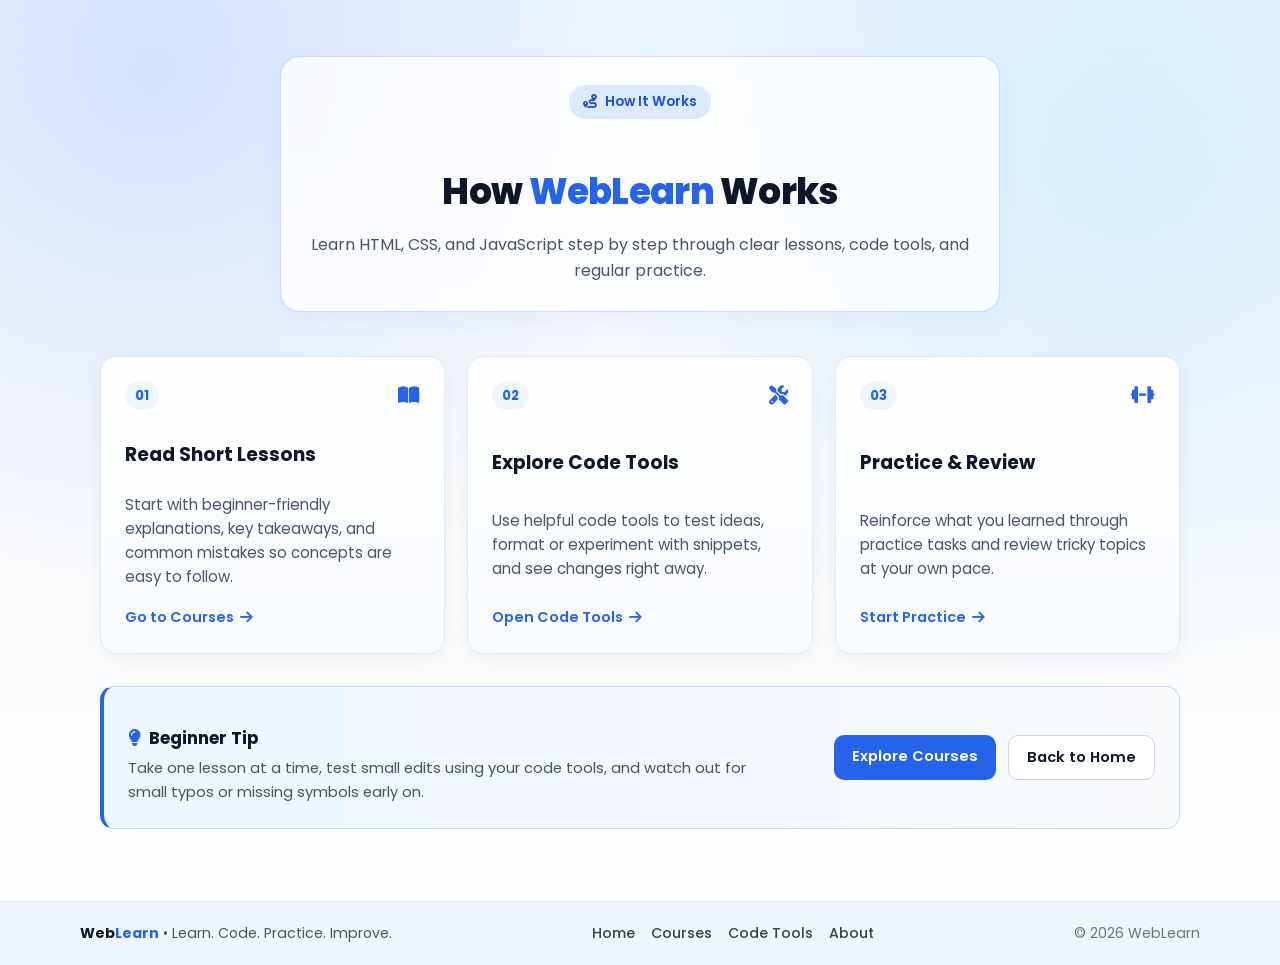
<file: how-it-works.html>
<!DOCTYPE html>
<html lang="en">
<head>
    <meta charset="UTF-8">
    <meta name="viewport" content="width=device-width, initial-scale=1.0">
    <title>How It Works - WebLearn</title>
    <link rel="stylesheet" href="howitworks.css">

    <!-- Google Fonts: Poppins -->
    <link rel="preconnect" href="https://fonts.googleapis.com">
    <link rel="preconnect" href="https://fonts.gstatic.com" crossorigin>
    <link href="https://fonts.googleapis.com/css2?family=Poppins:wght@400;500;600;700;800&display=swap" rel="stylesheet">

    <!-- Font Awesome Icons -->
    <link rel="stylesheet" href="https://cdnjs.cloudflare.com/ajax/libs/font-awesome/6.5.2/css/all.min.css">
</head>
<body>
    <main class="hiw-wrapper">
        <section class="hiw-hero" id="how-it-works">
            <span class="hiw-badge"><i class="fa-solid fa-route"></i> How It Works</span>
            <h1>How <span>WebLearn</span> Works</h1>
            <p class="hiw-lead">
                Learn HTML, CSS, and JavaScript step by step through clear lessons, code tools, and regular practice.
            </p>
        </section>

        <section class="hiw-steps">
            <article class="hiw-card">
                <div class="hiw-card-top">
                    <span class="hiw-num">01</span>
                    <i class="fa-solid fa-book-open"></i>
                </div>
                <h2>Read Short Lessons</h2>
                <p>Start with beginner-friendly explanations, key takeaways, and common mistakes so concepts are easy to follow.</p>
                <a href="courses.html" class="hiw-link">Go to Courses <i class="fa-solid fa-arrow-right"></i></a>
            </article>

            <article class="hiw-card">
                <div class="hiw-card-top">
                    <span class="hiw-num">02</span>
                    <i class="fa-solid fa-screwdriver-wrench"></i>
                </div>
                <h2>Explore Code Tools</h2>
                <p>Use helpful code tools to test ideas, format or experiment with snippets, and see changes right away.</p>
                <a href="editortools.html" class="hiw-link">Open Code Tools <i class="fa-solid fa-arrow-right"></i></a>
            </article>

            <article class="hiw-card">
                <div class="hiw-card-top">
                    <span class="hiw-num">03</span>
                    <i class="fa-solid fa-dumbbell"></i>
                </div>
                <h2>Practice &amp; Review</h2>
                <p>Reinforce what you learned through practice tasks and review tricky topics at your own pace.</p>
                <a href="practice-html-css-js.html" class="hiw-link">Start Practice <i class="fa-solid fa-arrow-right"></i></a>
            </article>
        </section>

        <section class="hiw-bottom">
            <div class="hiw-tip">
                <h2><i class="fa-solid fa-lightbulb"></i> Beginner Tip</h2>
                <p>Take one lesson at a time, test small edits using your code tools, and watch out for small typos or missing symbols early on.</p>
            </div>

            <div class="hiw-actions">
                <a href="courses.html" class="btn-primary">Explore Courses</a>
                <a href="index.html" class="btn-secondary">Back to Home</a>
            </div>
        </section>
    </main>

    <!-- SIMPLE FOOTER -->
    <footer class="simple-footer">
        <div class="simple-footer-inner">
            <p class="footer-brand"><strong>Web<span>Learn</span></strong> &bull; Learn. Code. Practice. Improve.</p>
            <nav class="footer-mini-links" aria-label="Footer navigation">
                <a href="index.html">Home</a>
                <a href="courses.html">Courses</a>
                <a href="editortools.html">Code Tools</a>
                <a href="about-us.html">About</a>
            </nav>
            <p class="footer-copy">&copy; 2026 WebLearn</p>
        </div>
    </footer>
</body>
</html>
</file>
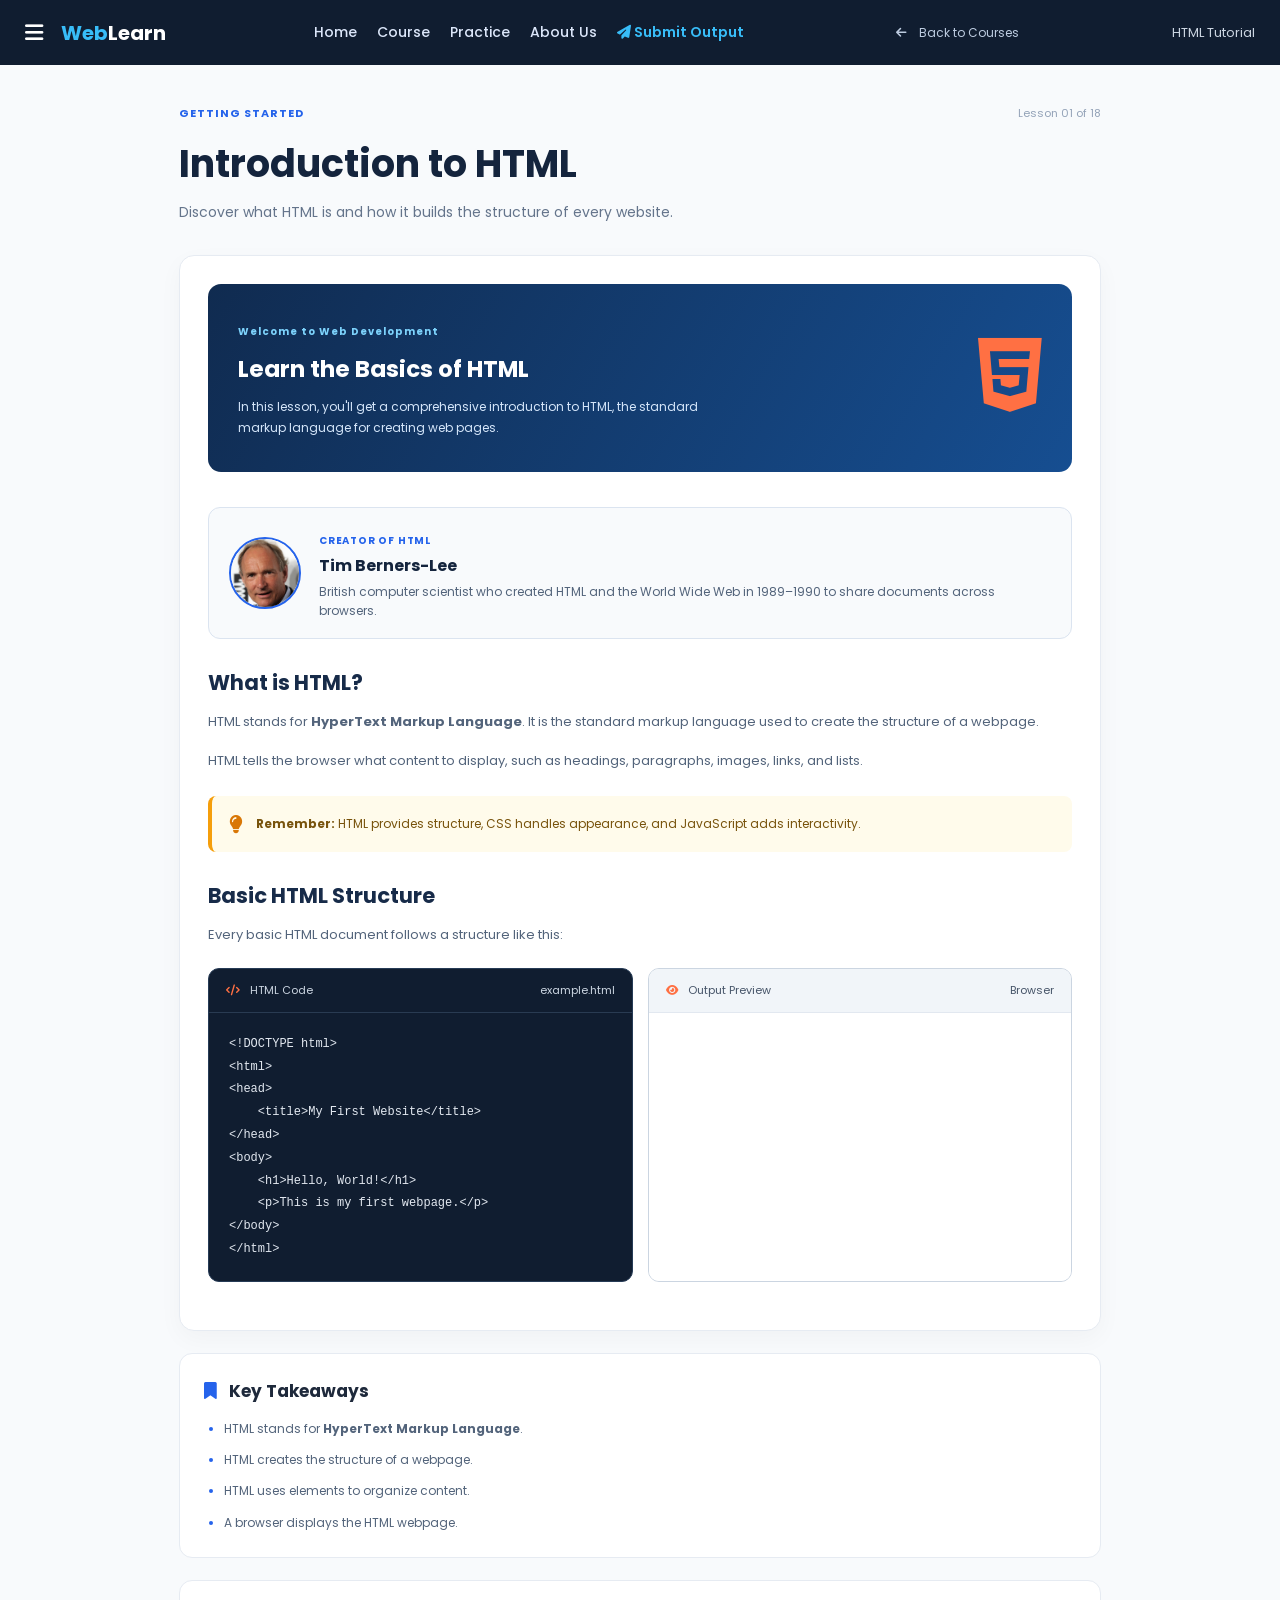
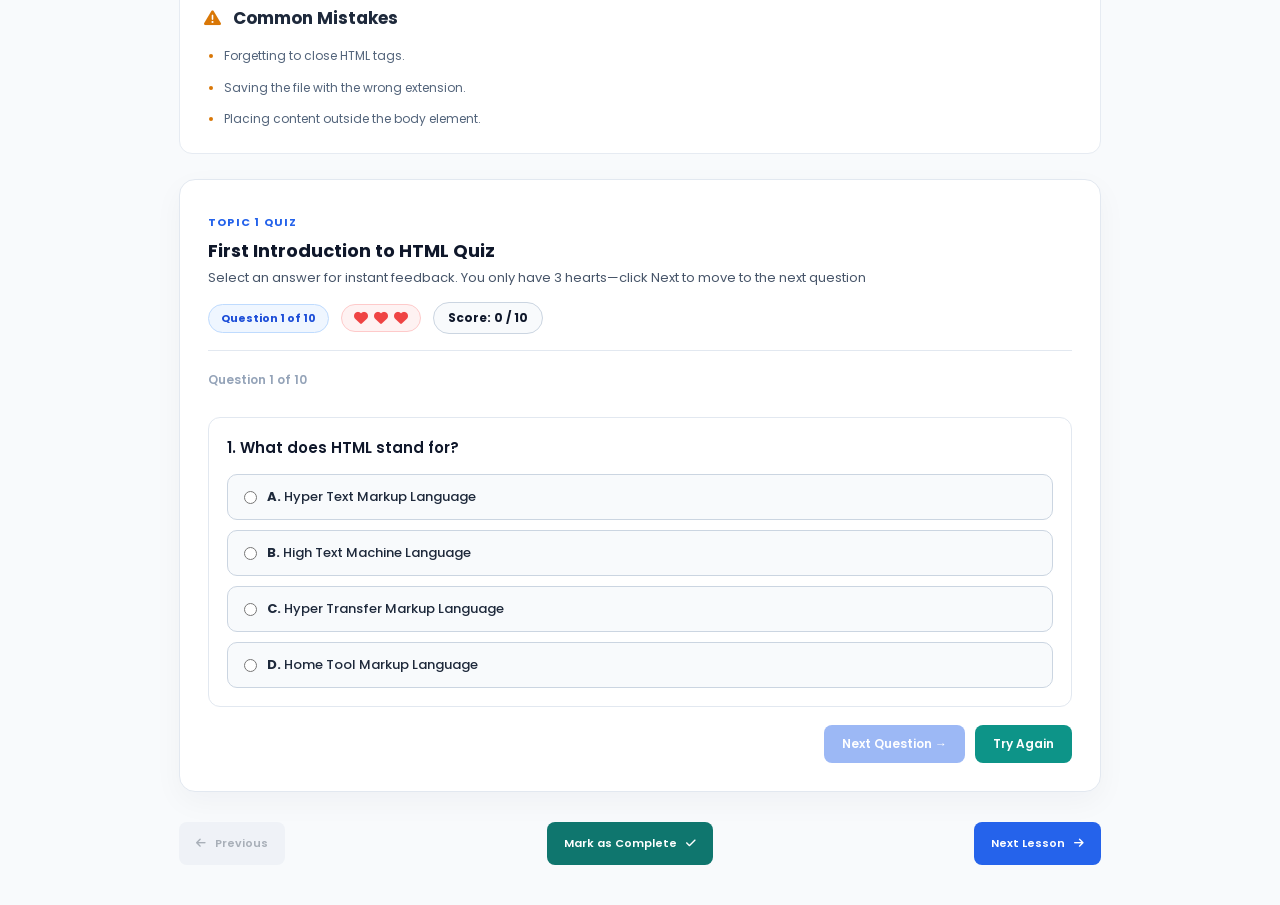
<file: html.html>
<!DOCTYPE html>
<html lang="en">
<head>
    <meta charset="UTF-8">
    <meta name="viewport" content="width=device-width, initial-scale=1.0">
    <title>Learn Html | WebLearn</title>
    <link rel="stylesheet" href="html.css">

    <link rel="preconnect" href="https://fonts.googleapis.com">
    <link rel="preconnect" href="https://fonts.gstatic.com" crossorigin>
    <link href="https://fonts.googleapis.com/css2?family=Poppins:wght@400;500;600;700;800&display=swap" rel="stylesheet">

    <link rel="stylesheet" href="https://cdnjs.cloudflare.com/ajax/libs/font-awesome/6.5.2/css/all.min.css">
</head>
<body>

    <header class="top-header">
        <div class="header-left">
            <button id="menuToggle" class="menu-toggle" aria-label="Open lessons drawer">
                <i class="fa-solid fa-bars"></i>
            </button>
            <a href="index.html" class="brand">
                <span>Web</span>Learn
            </a>
        </div>

        <div class="head-links">
            <a href="index.html">Home</a>
            <a href="courses.html">Course</a>
            <a href="practice-html-css-js.html">Practice</a>
            <a href="about-us.html">About Us</a>
            <a href="https://forms.gle/sQonif9G7UkDWfEu8" target="_blank" rel="noopener noreferrer" style="color: #38bdf8; font-weight: 600;">
                <i class="fa-solid fa-paper-plane"></i> Submit Output
            </a>
        </div>

        <a href="courses.html" class="back-headcourses">
            <i class="fa-solid fa-arrow-left"></i>
            Back to Courses
        </a>

        <span class="header-label">HTML Tutorial</span>
    </header>

    <div class="drawer-overlay" id="drawerOverlay"></div>

    <aside class="lesson-drawer" id="lessonDrawer">
        <div class="drawer-header">
            <h3>HTML Lessons</h3>
            <button id="closeDrawer" class="close-drawer" aria-label="Close lessons drawer">
                <i class="fa-solid fa-xmark"></i>
            </button>
        </div>

        <div class="sidebar-course">
            <span class="course-label">Your Courses</span>
            <h3><i class="fa-brands fa-html5"></i> Learn Html</h3>
            <p>Learn basic structures of HTML step by step</p>
        </div>

        <nav class="lesson-navigation">
            <span class="nav-heading">GETTING STARTED</span>
            <button class="lesson-link active" data-lesson="0">
                <span class="lesson-number">01</span>
                <span>Introduction to HTML</span>
            </button>

            <span class="nav-heading">HTML BASICS</span>
            <button class="lesson-link" data-lesson="1">
                <span class="lesson-number">02</span>
                <span>HTML Elements</span>
            </button>
            <button class="lesson-link" data-lesson="2">
                <span class="lesson-number">03</span>
                <span>HTML Attributes</span>
            </button>
            <button class="lesson-link" data-lesson="3">
                <span class="lesson-number">04</span>
                <span>HTML Values</span>
            </button>
            <button class="lesson-link" data-lesson="4">
                <span class="lesson-number">05</span>
                <span>HTML Button</span>
            </button>

            <span class="nav-heading">HTML CONTENT</span>
            <button class="lesson-link" data-lesson="5">
                <span class="lesson-number">06</span>
                <span>HTML Links</span>
            </button>
            <button class="lesson-link" data-lesson="6">
                <span class="lesson-number">07</span>
                <span>HTML Lists</span>
            </button>
            <button class="lesson-link" data-lesson="7">
                <span class="lesson-number">08</span>
                <span>HTML Tables</span>
            </button>
            <button class="lesson-link" data-lesson="8">
                <span class="lesson-number">09</span>
                <span>HTML Forms</span>
            </button>
            <button class="lesson-link" data-lesson="9">
                <span class="lesson-number">10</span>
                <span>HTML Styles</span>
            </button>

            <span class="nav-heading">HTML MEDIA</span>
            <button class="lesson-link" data-lesson="10">
                <span class="lesson-number">11</span>
                <span>HTML Images</span>
            </button>
            <button class="lesson-link" data-lesson="11">
                <span class="lesson-number">12</span>
                <span>HTML Audio</span>
            </button>
            <button class="lesson-link" data-lesson="12">
                <span class="lesson-number">13</span>
                <span>HTML Video</span>
            </button>

            <span class="nav-heading">HTML ATTRIBUTES</span>
            <button class="lesson-link" data-lesson="13">
                <span class="lesson-number">14</span>
                <span>HTML href</span>
            </button>
            <button class="lesson-link" data-lesson="14">
                <span class="lesson-number">15</span>
                <span>HTML src</span>
            </button>
            <button class="lesson-link" data-lesson="15">
                <span class="lesson-number">16</span>
                <span>HTML class</span>
            </button>
            <button class="lesson-link" data-lesson="16">
                <span class="lesson-number">17</span>
                <span>HTML Id</span>
            </button>

            <span class="nav-heading">PRACTICE</span>
            <a class="lesson-link" href="practice-html-css-js.html">
                <span class="lesson-number"><i class="fa-solid fa-code"></i></span>
                <span>Practice Editor</span>
            </a>

            <div style="margin-top: 30px; padding: 20px; background: #eff6ff; border: 1px solid #bfdbfe; border-radius: 12px; text-align: center;">
                <h3 style="color: #1e40af; margin-bottom: 8px; font-size: 16px;">Tapos na ba ang iyong project?</h3>
                <p style="color: #475569; font-size: 12px; margin-bottom: 15px;">I-upload ang iyong mga file sa Google Drive, i-set sa "Anyone with the link can view", at i-submit dito.</p>
                <a href="https://forms.gle/sQonif9G7UkDWfEu8" target="_blank" rel="noopener noreferrer" style="display: inline-flex; align-items: center; gap: 8px; background: #2563eb; color: white; padding: 10px 20px; border-radius: 8px; text-decoration: none; font-size: 12px; font-weight: 600;">
                    <i class="fa-brands fa-google-drive"></i> Submit Your Project via Google Form
                </a>
            </div>
        </nav>

        <a href="courses.html" class="back-courses">
            <i class="fa-solid fa-arrow-left"></i>
            Back to Courses
        </a>
    </aside>

    <!-- Main Content -->
    <main class="main-content">
        <div class="content-wrapper">

            <div class="lesson-topline">
                <span class="lesson-category" id="lessonCategory">GETTING STARTED</span>
                <span id="lessonCounter">Lesson 01 of 17</span>
            </div>

            <div class="lesson-heading">
                <h1 id="lessonTitle">Introduction to HTML</h1>
                <p id="lessonDescription">
                    Discover what HTML is and how it builds the structure of every website.
                </p>
            </div>

            <!-- Main lesson body -->
            <section class="lesson-section" id="lessonBody">
                <div class="intro-banner">
                    <div>
                        <span>Welcome to Web Development</span>
                        <h2>Learn the Basics of HTML</h2>
                        <p>In this lesson, you'll get a comprehensive introduction to HTML, the standard markup language for creating web pages.</p>
                    </div>
                    <div class="banner-icon">
                        <i class="fa-brands fa-html5"></i>
                    </div>
                </div>

                <div class="author-card">
                    <div class="author-avatar-wrap">
                        <img src="British-scientist-Tim-Berners-Lee.webp"
                             alt="Tim Berners-Lee, creator of HTML"
                             class="author-avatar"
                             onerror="this.style.display='none'; this.nextElementSibling.classList.add('show-fallback');">
                        <span class="author-fallback-icon"><i class="fa-solid fa-user-tie"></i></span>
                    </div>
                    <div class="author-info">
                        <span class="author-role">Creator of HTML</span>
                        <h3>Tim Berners-Lee</h3>
                        <p>British computer scientist who created HTML and the World Wide Web in 1989–1990 to share documents across browsers.</p>
                    </div>
                </div>

                <h2>What is HTML?</h2>
                <p>HTML stands for HyperText Markup Language. It is the standard markup language used to create the structure of a webpage.</p>
                <p>HTML tells the browser what content to display, such as headings, paragraphs, images, links, lists, and more.</p>

                <div class="info-box">
                    <i class="fa-solid fa-lightbulb"></i>
                    <div><strong>Remember:</strong> HTML is the foundation of every webpage.</div>
                </div>
            </section>

            <!-- TAKEAWAYS -->
            <section class="takeaways">
                <h2><i class="fa-solid fa-bookmark"></i> Key Takeaways</h2>
                <ul id="takeawayList">
                    <li>HTML stands for HyperText Markup Language.</li>
                    <li>HTML creates the structure of a webpage.</li>
                    <li>HTML uses elements to organize content.</li>
                    <li>A browser displays the HTML webpage.</li>
                </ul>
            </section>

            <!-- COMMON MISTAKES -->
            <section class="mistakes">
                <h2><i class="fa-solid fa-triangle-exclamation"></i> Common Mistakes</h2>
                <ul id="mistakeList">
                    <li>Forgetting to close HTML tags.</li>
                    <li>Saving the file with the wrong extension.</li>
                    <li>Placing content outside the body element.</li>
                </ul>
            </section>

            <section class="lesson-quiz-box" id="lessonQuizBox">
                <div class="quiz-header">
                    <div>
                        <span class="quiz-badge" id="quizTopicLabel">TOPIC 1 QUIZ</span>
                        <h2 id="quizTitle">First Introduction to HTML Quiz</h2>
                        <p id="quizSubtitle">Answer the 10 questions to check what you have learned in this topic.</p>
                    </div>
                    <div class="quiz-status-group">
                    <span class="quiz-progress-badge" id="quizProgressBadge">Question 1 of 10</span>
                    <div class="hearts-container" id="quizHeartsDisplay" aria-label="3 hearts remaining"></div>
                    <div class="quiz-score-pill" id="quizScoreDisplay">Score: 0 / 10</div>
                     </div>
                </div>

                <div id="quizQuestionsContainer" class="quiz-questions-list"></div>

                <div class="quiz-actions">
                    <button type="button" id="submitQuizBtn" class="btn-submit-quiz">
                        Submit Quiz
                    </button>
                    <button type="button" id="retryQuizBtn" class="btn-retry-quiz">
                        Try Again
                    </button>
                </div>

                <div id="quizResultSummary" class="quiz-result-summary" style="display: none;"></div>
            </section>

            <!-- LESSON NAVIGATION -->
            <div class="lesson-navigation-bottom">
                <button id="previousLesson" class="previous-button" disabled>
                    <i class="fa-solid fa-arrow-left"></i>
                    Previous
                </button>
                <button id="completeLesson" class="complete-button">
                    Mark as Complete
                    <i class="fa-solid fa-check"></i>
                </button>
                <button id="nextLesson" class="next-button">
                    Next Lesson
                    <i class="fa-solid fa-arrow-right"></i>
                </button>
            </div>

        </div>
    </main>

    <script src="html-quiz.js"></script>
    <script src="html.js"></script>
</body>
</html>
</file>
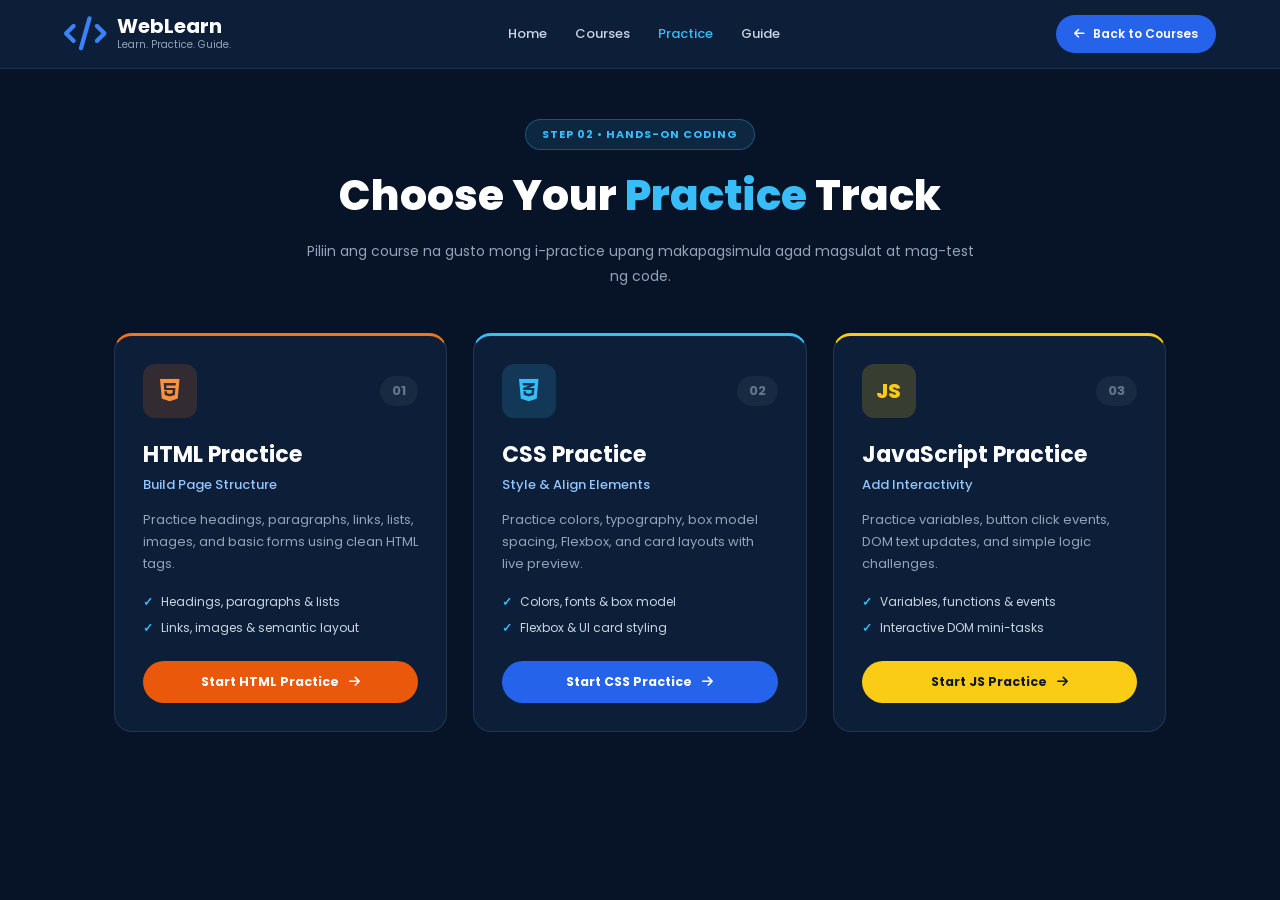
<file: practice-html-css-js.html>
<!DOCTYPE html>
<html lang="en">
<head>
    <meta charset="UTF-8">
    <meta name="viewport" content="width=device-width, initial-scale=1.0">
    <title>Practice Courses | WebLearn</title>
    <link rel="stylesheet" href="practice-html-css-js.css">

    <!-- Google Font -->
    <link rel="preconnect" href="https://fonts.googleapis.com">
    <link rel="preconnect" href="https://fonts.gstatic.com" crossorigin>
    <link href="https://fonts.googleapis.com/css2?family=Poppins:wght@400;500;600;700;800&display=swap" rel="stylesheet">

    <!-- Font Awesome Icons -->
    <link rel="stylesheet" href="https://cdnjs.cloudflare.com/ajax/libs/font-awesome/6.5.2/css/all.min.css">
</head>
<body>

    <!-- TOP HEADER -->
    <header class="top-header">
        <a href="index.html" class="brand">
            <i class="fa-solid fa-code"></i>
            <div>
                <h2>WebLearn</h2>
                <span>Learn. Practice. Guide.</span>
            </div>
        </a>

        <nav class="header-nav">
            <a href="index.html">Home</a>
            <a href="courses.html">Courses</a>
            <a href="practice.html" class="active">Practice</a>
            <a href="guide.html">Guide</a>
        </nav>

        <a href="courses.html" class="back-btn">
            <i class="fa-solid fa-arrow-left"></i>
            Back to Courses
        </a>
    </header>

    <!-- MAIN CONTENT -->
    <main class="practice-wrapper">

        <!-- HERO -->
        <section class="practice-hero">
            <span class="badge-label">STEP 02 • HANDS-ON CODING</span>
            <h1>Choose Your <span>Practice</span> Track</h1>
            <p>
                Piliin ang course na gusto mong i-practice upang makapagsimula agad magsulat at mag-test ng code.
            </p>
        </section>

        <!-- 3 PRACTICE COURSE CARDS -->
        <section class="practice-grid">

            <!-- 01 HTML PRACTICE -->
            <article class="practice-card card-html">
                <div class="card-top">
                    <div class="card-icon icon-html">
                        <i class="fa-brands fa-html5"></i>
                    </div>
                    <span class="card-step">01</span>
                </div>

                <h2>HTML Practice</h2>
                <h4>Build Page Structure</h4>
                <p>
                    Practice headings, paragraphs, links, lists, images, and basic forms using clean HTML tags.
                </p>

                <ul class="task-preview">
                    <li>Headings, paragraphs &amp; lists</li>
                    <li>Links, images &amp; semantic layout</li>
                </ul>

                <a href="practice-html.html" class="start-btn btn-html">
                    Start HTML Practice
                    <i class="fa-solid fa-arrow-right"></i>
                </a>
            </article>

            <!-- 02 CSS PRACTICE -->
            <article class="practice-card card-css">
                <div class="card-top">
                    <div class="card-icon icon-css">
                        <i class="fa-brands fa-css3-alt"></i>
                    </div>
                    <span class="card-step">02</span>
                </div>

                <h2>CSS Practice</h2>
                <h4>Style &amp; Align Elements</h4>
                <p>
                    Practice colors, typography, box model spacing, Flexbox, and card layouts with live preview.
                </p>

                <ul class="task-preview">
                    <li>Colors, fonts &amp; box model</li>
                    <li>Flexbox &amp; UI card styling</li>
                </ul>

                <a href="practice-css.html" class="start-btn btn-css">
                    Start CSS Practice
                    <i class="fa-solid fa-arrow-right"></i>
                </a>
            </article>

            <!-- 03 JAVASCRIPT PRACTICE -->
            <article class="practice-card card-js">
                <div class="card-top">
                    <div class="card-icon icon-js">
                        JS
                    </div>
                    <span class="card-step">03</span>
                </div>

                <h2>JavaScript Practice</h2>
                <h4>Add Interactivity</h4>
                <p>
                    Practice variables, button click events, DOM text updates, and simple logic challenges.
                </p>

                <ul class="task-preview">
                    <li>Variables, functions &amp; events</li>
                    <li>Interactive DOM mini-tasks</li>
                </ul>

                <a href="practice-js.html" class="start-btn btn-js">
                    Start JS Practice
                    <i class="fa-solid fa-arrow-right"></i>
                </a>
            </article>

        </section>

    </main>

</body>
</html>
</file>
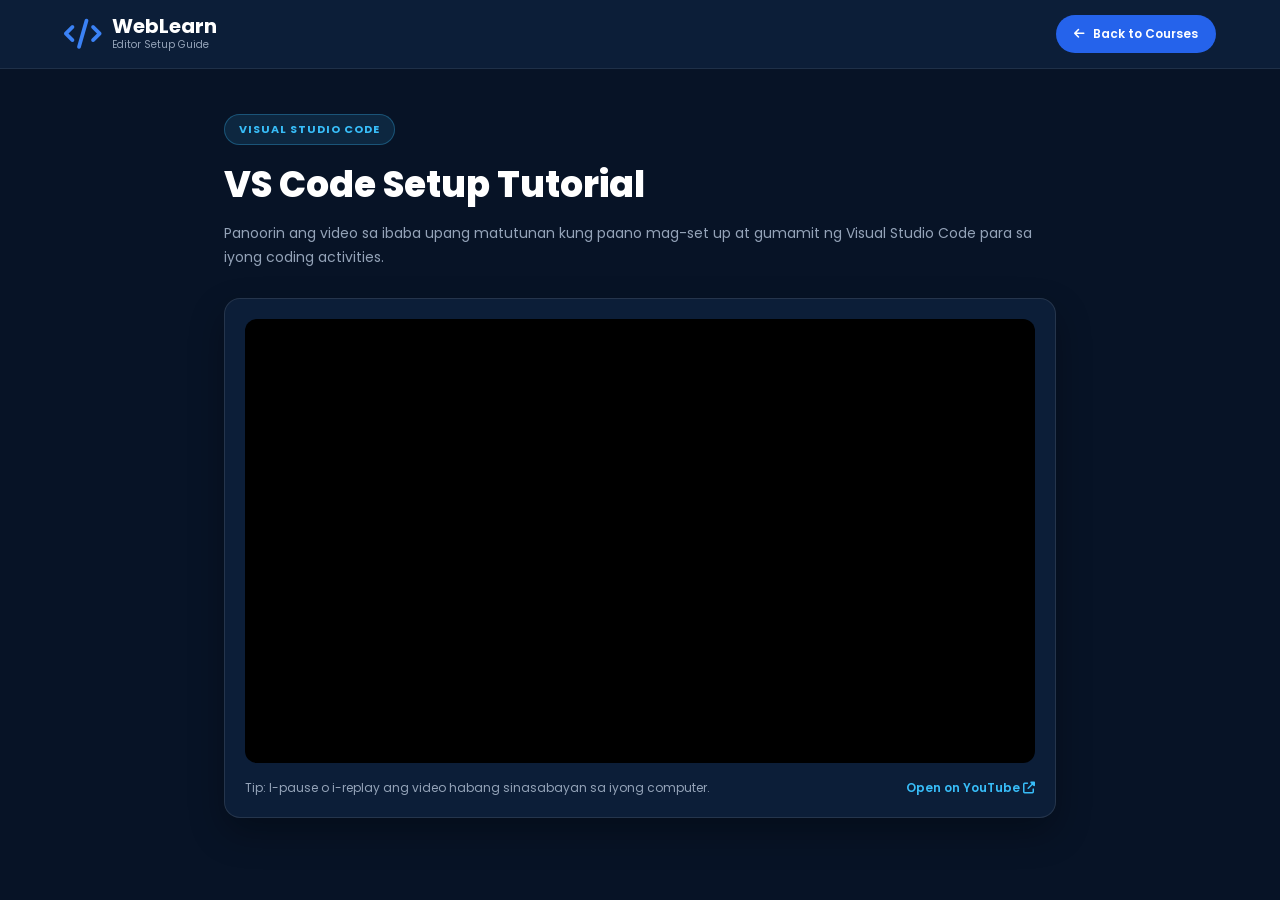
<file: tutorial-vscode.html>
<!DOCTYPE html>
<html lang="en">
<head>
    <meta charset="UTF-8">
    <meta name="viewport" content="width=device-width, initial-scale=1.0">
    <title>VS Code Tutorial | WebLearn</title>
    <link rel="stylesheet" href="tutorial-vscode.css">

    <!-- Google Font -->
    <link rel="preconnect" href="https://fonts.googleapis.com">
    <link rel="preconnect" href="https://fonts.gstatic.com" crossorigin>
    <link href="https://fonts.googleapis.com/css2?family=Poppins:wght@400;500;600;700;800&display=swap" rel="stylesheet">

    <!-- Font Awesome Icons -->
    <link rel="stylesheet" href="https://cdnjs.cloudflare.com/ajax/libs/font-awesome/6.5.2/css/all.min.css">
</head>
<body>

    <header class="top-header">
        <a href="index.html" class="brand">
            <i class="fa-solid fa-code"></i>
            <div>
                <h2>WebLearn</h2>
                <span>Editor Setup Guide</span>
            </div>
        </a>

        <a href="courses.html" class="back-btn">
            <i class="fa-solid fa-arrow-left"></i>
            Back to Courses
        </a>
    </header>

    <main class="video-wrapper">
        <span class="video-badge">VISUAL STUDIO CODE</span>
        <h1>VS Code Setup Tutorial</h1>
        <p class="subtitle">
            Panoorin ang video sa ibaba upang matutunan kung paano mag-set up at gumamit ng Visual Studio Code para sa iyong coding activities.
        </p>

        <div class="video-card">
            <div class="video-container">
                <iframe
                    src="https://www.youtube.com/embed/PirSDtk4qUc?si=o4OyVLHf6BO_S8NQ"
                    title="VS Code Tutorial Video"
                    allow="accelerometer; autoplay; clipboard-write; encrypted-media; gyroscope; picture-in-picture; web-share"
                    referrerpolicy="strict-origin-when-cross-origin"
                    allowfullscreen>
                </iframe>
            </div>

            <div class="video-footer">
                <span>Tip: I-pause o i-replay ang video habang sinasabayan sa iyong computer.</span>
                <a href="https://youtu.be/PirSDtk4qUc?si=o4OyVLHf6BO_S8NQ" target="_blank" rel="noopener noreferrer">
                    Open on YouTube <i class="fa-solid fa-up-right-from-square"></i>
                </a>
            </div>
        </div>
    </main>

</body>
</html>
</file>
<file: navigation&sidebar.css>
:root{
    --navy: #07152e;
    --navy-light: #10244a;
    --blue: #2563eb;
    --cyan: #35c5ff;
    --text: #102044;
    --muted: #64748b;
    --background: #f8faff;
    --white: #ffffff;

}
 
* {
    margin: 0;
    padding: 0;
    box-sizing: border-box;
}
html {
    scroll-behavior: smooth;
}

body {
    font-family: 'Poppins', sans-serif;
    background: var(--background);
    color: var(--text);
    overflow-x: hidden;
}
a{
    text-decoration: none;
}

button {
    font-family: inherit;
    cursor: pointer;
}
/* navigation nato */
.links li{
  list-style: none;
}

.navigation_bar{
    width: 100%;
    min-height: 80px;
    padding: 15px 6%;
    display: flex;
    justify-content: space-between;
    align-items: center;
    gap: 25px;
    background: #0b1936;
    top: 0;
    position: sticky;
    z-index: 1000;
    box-shadow: 0 4px 20px rgba(0, 0, 0, 0.12);
}
.logo {
    display: flex;
    align-items: center;
    gap: 13px;
    color: white;
    flex-shrink: 0;
}
.logo img{
    
    width: 45px;
    height: 45px;
    margin-right: 30px;
    object-fit: contain;
}

.logo > i {
    font-size: 37px;
    color: #3b82f6;
}
 .logo h2 {         
    font-size: 25px;
    line-height: 1.2;
 }

 .logo h2 span {
    color: #3b82f6; 
 }
 .logo small {
    font-size: 9px;
    color: #b8c6dd;
 }
 .links {
    display: flex;
    align-items: center;
    gap: 30px;
 }
 .links a{
    color: #dce7fa;
    font-size: 14px;
    font-weight: 500;
    padding: 10px 0;
    transition: 0.3s;
    position: relative;
 }

.links a:hover,
.links a.active {
    color: #4db5ff;
}
.links a.active::after {
    content: "";
    position: absolute;
    bottom: 0;
    left: 0;
    width: 100%;
    height: 3px;
    border-radius: 5px;
    background: #2584ff;
}
.nav-actions {
    display: flex;
    align-items: center;
    gap: 15px;
}
.theme-toggle {
    width: 39px;
    height: 39px;
    border: none;
    border-radius: 50%;
    background: #1c2e56;
    color: white;
    font-size: 17px;
}
.login-btn {
    background: #2563eb;
    color: white;
    padding: 12px 12px;
    border-radius: 30px;
    font-size: 12px;
    white-space: nowrap;
    transition: 0.3s;
}

.logo-container {
    display: flex;
    align-items: center;
    gap: 14px;
}



/* MENU BUTTON BESIDE LOGO */
.menu-toggle {
    display: flex;
    align-items: center;
    justify-content: center;
    width: 42px;
    height: 42px;
    flex-shrink: 0;
    background: transparent;
    border: 1px solid #263b60;
    border-radius: 10px;
    color: #ffffff;
    font-size: 21px;
    cursor: pointer;
    transition: 0.3s ease;
}

.menu-toggle:hover {
    background: #1d3764;
    color: #38bdf8;
}

/* LEFT SIDEBAR */
.sidebar-menu {
    position: fixed;
    top: 100px;
    left: 0;
    bottom: 0;
    width: 270px;
    max-width: 85vw;
    padding: 24px 18px;
    background: #0b1935;
    border-right: 1px solid #263b60;
    overflow-y: auto;
    z-index: 1001;
    transform: translateX(-100%);
    visibility: hidden;
    transition:
        transform 0.3s ease,
        visibility 0.3s ease;
}

/* SHOW SIDEBAR */
.sidebar-menu.active {
    transform: translateX(0);
    visibility: visible;
}

/* SIDEBAR HEADINGS */
.sidebar-menu h3 {
    margin: 22px 10px 12px;
    color: #60a5fa;
    font-size: 12px;
    letter-spacing: 1px;
}

/* SIDEBAR LINKS */
.sidebar-menu a {
    display: flex;
    align-items: center;
    gap: 12px;
    padding: 13px 12px;
    margin-bottom: 5px;
    border-radius: 8px;
    color: #e2e8f0;
    text-decoration: none;
    font-size: 14px;
    transition: 0.2s ease;
}

.sidebar-menu a i {
    width: 20px;
    text-align: center;
    font-size: 16px;
}

.sidebar-menu a:hover {
    background: #1d3764;
    color: #38bdf8;
}

/* DARK OVERLAY */
.sidebar-overlay {
    position: fixed;
    inset: 100px 0 0;
    background: rgba(0, 0, 0, 0.45);
    z-index: 1000;
    opacity: 0;
    visibility: hidden;
    transition: 0.3s ease;
}

.sidebar-overlay.active {
    opacity: 1;
    visibility: visible;
}
</file>
<file: main-index.css>
.home_main-section {
    min-height: 620px;
    padding: 75px 6% 90px;
    max-height: 900px;
    display: grid;
    grid-template-columns: 1fr 1.1fr;
    align-items: center;
    gap: 35px;
    background: radial-gradient(circle at 80% 30%,
    rgba(29, 78, 216, 0.22), transparent 35%),linear-gradient(125deg, #061329, #091d42);
    color: white;
    position: relative;
    overflow: hidden;
    
}
.home_main-section{
    background:
        linear-gradient(
            rgba(8, 15, 40, 0.85),
            rgba(8, 15, 40, 0.90)
        ),
        url("ictbg.avif");

    background-size: cover;
    background-position: center;
    background-repeat: no-repeat;
}
.home_main-section::before{
    content: "";
    position: absolute;
    width: 429px;
    height: 420px;
    border: 1px solid rgba(59, 130, 246, 0.15);
    border-radius: 50%;
    right: -200px;
    top: -200px;
}
.home_main-section::after {
    content: "";
    position: absolute;
    width: 100%;
    height: 20px;
    background: var(--background);
    bottom: -20px;
    left: 0;
    border-radius: 50% 50% 0 0;
}
.home-content {
    position: relative;
    z-index: 2;
}
.welcome-badge {
    display: inline-block;
    background: #172b50;
    padding: 10px 17px;
    border-radius: 30px;
    font-size: 12px;
    font-weight: 600;
    margin-bottom: 23px;
}

.home-content h1 {
    font-size: clamp(34px, 3.5vw, 55px);
    font-weight: 800;
    line-height: 1.25;
    letter-spacing: -1.5px;
}
.home-content h1 span {
   
    background: linear-gradient(90deg, #2584ff, #35d5ff);
    background-clip: text;
    -webkit-background-clip: text;
    color: transparent;

}
.hero-content > p {
    color: #c3d2e9;
    font-size: 14px;
    line-height: 1.9;
    margin-top: 25px;
    max-width: 510px;
}
.home-buttons {
    display: flex;
    gap: 15px;
    margin-top: 30px;
    flex-wrap: wrap;
}
.primary-btn .outline-btn {
  display: inline-flex;
  align-items: center;
  justify-content: center;
  
  
}
.primary-btn {
    padding: 15px 25px;
    border-radius: 35px;
    font-size: 16px;
    font-weight: 600;
    transition: .3s;
    background: linear-gradient(90deg, #2563eb, #1682ff);
    color: white;
}
.primary-btn:hover {
    transform: translateY(-4px);
    box-shadow: 0 10px 25px rgba(37,99,235,.4);
}
.outline-btn {
    padding: 15px 25px;
    border-radius: 35px;
    font-size: 16px;
    font-weight: 600;
    transition: .3s;
    color: white;
    border: 1px solid #9eb9ec;
}
.outline-btn:hover {
    background: rgba(255,255,255,.1);
}
.home-stats { 
    display: flex;
    gap: 30px;
    margin-top: 40px;
}
.stat-items {
    display: flex;
    flex-direction: column;
    gap: 4px;
}
 .stat-items strong{
    font-size: 16px;
    color: #b3c4df
 }
.stat-items span{
    font-size: 16px;
    color: #b3c4df
 }
/* laptop img  */  
.main-visual {
    position: relative;
    width: 100%;
    max-width: 650px;
    margin: auto;
    padding: 95px 0 40px;
}

.hero-laptop {
    width: 100%;
    min-height: 250px;
    display: flex;
    justify-content: center;
    align-items: center;
    position: relative;
    z-index: 2;
}
.laptop-img {
    display: block;
    width: 100%;
    max-width: 650px;
    height: auto;
    object-fit: contain;
    filter: drop-shadow(
        0 20px 35px rgba(37, 99, 235, 0.35)
    );
    animation: laptopFloat 5s ease-in-out infinite;
}
@keyframes laptopFloat {
    0%, 100% {
        transform: translateY(0);
    }

    50% {
        transform: translateY(-12px);
    }
}
/* sa placeholder na ng laptop */
.laptop-placeholder {
    display: none;
}
.hero-laptop.image-missing {
    background: linear-gradient(135deg, #142b56, #0a1833);
    border: 2px solid #476ff4;
    border-radius: 20px;
    box-shadow: 0 25px 60px rgba(0,0,0,.3);
}
.hero-laptop.image-missing .laptop-placeholder {
    display: flex;
    flex-direction: column;
    align-items: center;
    justify-content: center;
    gap: 15px;
    color: #66baff;
}

.laptop-placeholder i {
    font-size: 90px;
}

.laptop-placeholder span {
    font-size: 25px;
    font-weight: 700;
}

/* floating icon ni html,css,Js*/

.floating-badge {
    position: absolute;
    width: 65px;
    height: 75px;
    display: flex;
    align-items: center;
    justify-content: center;
    font-size: 40px;
    font-weight: 800;
    z-index: 5;
    box-shadow: 0 15px 30px rgba(0, 0, 0, 0.25);
    animation: iconFloat 4s ease-in-out infinite;

}
.html-badge {
    background: linear-gradient(135deg, #ff6938, #e34f26);
    top: 10px;
    left: 18%;
}
.css-badge {
    background: linear-gradient(135deg, #00bbff, #1572b6);
    top: -5px;
    left: 45%;
    animation-delay: .7s;
}
.js-badge {
    background: #f7df1e;
    color: #151515;
    top: 20px;
    right: 8%;
    animation-delay: 1.4s;
}

@keyframes iconFloat {
    0%, 100% {
        transform: translateY(0) rotate(-5deg);
    }

    50% {
        transform: translateY(-13px) rotate(5deg);
    }
}

/* visual caption*/
.visual-caption {
    text-align: right;
    color: #6ac8ff;
    font-size: 16px;
    font-style: italic;
    margin-top: 20px;
} 

/* code window */
.code-window {
    width: 100%;
    background: #0b1731;
    border: 3px solid #476ff4;
    border-radius: 17px;
    box-shadow: 0 20px 50px rgba(0, 0, 0, 0.35);
    overflow: hidden;
    position: relative;
    z-index: 2;
}
.window-header {
    height: 45px;
    background: #172749;
    display: flex;
    align-items: center;
    gap: 20px;
    padding: 0 15px;
    color: #a9bad8;
    font-size: 12px;
}
.window-dots {
    display: flex;
    gap: 6px;
}
.window-dots span {
    width: 10px;
    height: 10px;
    border-radius: 50%;
    background: #fb7185;
}
.window-dots span:nth-child(2) {
    background: #facc15;
}
.window-dots span:nth-child(3) {
    background: #34d399;
}
.editor-layout {
    display: grid;
    grid-template-columns: 1.2fr 0.8fr;
    min-height: 280px;
}
.code-area {
    padding: 18px;
    overflow-x: auto;
}
.code-area pre {
    font-family: Consolas, monospace;
    font-size: 11px;
    line-height: 1.9;
    color: #e2e8f0;
}
.code-blue {
    color: #57baff;
}
.code-purple {
    color: #c084fc;
}
.preview-area {
    background: #f1f6ff;
    color: #102044;
}
.preview-title {
    background: #e0eaff;
    padding: 12px;
    font-size: 11px;
    font-weight: 600;
}
.preview-content {
    padding: 25px 15px;
}
.preview-content h3 {
    font-size: 18px;
    margin-bottom: 10px;
}
.preview-content p {
    font-size: 11px;
    color: #64748b;
}
.preview-chip {
    display: inline-block;
    margin-top: 18px;
    background: #2563eb;
    color: white;
    padding: 8px 13px;
    border-radius: 5px;
    font-size: 10px;
}

/* MOBILE RESPONSIVE - MAIN INDEX (SAFE OVERRIDE) */
@media (max-width: 960px) {
    .home_main-section {
        grid-template-columns: 1fr !important;
        max-height: none !important;
        height: auto !important;
        padding: 80px 5% 70px !important;
        gap: 28px;
        overflow: visible !important;
        overflow-x: clip !important;
    }

    .home-content {
        text-align: center;
    }

    .home-buttons {
        justify-content: center;
    }

    .home-stats {
        justify-content: center;
    }

    .main-visual {
        padding-top: 68px;
    }

    .visual-caption {
        text-align: center;
    }
}

@media (max-width: 576px) {
    .home_main-section {
        padding: 74px 16px 64px !important;
    }

    .home-buttons {
        flex-direction: column !important;
        align-items: stretch;
    }

    .home-stats {
        flex-wrap: wrap;
        gap: 16px 24px;
    }

    .floating-badge {
        width: 44px;
        height: 50px;
        font-size: 24px;
    }

    .js-badge {
        font-size: 18px;
    }

    .editor-layout {
        grid-template-columns: 1fr !important;
        min-height: auto !important;
    }

    .code-area pre {
        font-size: 11px;
    }
}
</file>
<file: html-css-js-design.css>
.course-container  {
    display: grid;
    grid-template-columns: repeat(3, minmax(0, 1fr));
    gap: 30px;
    margin-top: 40px;
}
.course-card {
    position: relative;
    padding: 28px;
    min-height:  365px;
    border-radius: 15px;
    overflow: hidden;
    transition: .35s;
    display: flex;
    flex-direction: column;
}
.course-card:hover {
    transform: translateY(-10px);
    box-shadow: 0 20px 40px rgba(30,60,120,.12);
}

.html-card {
    border: 1px solid #ffc7b8;
    background: linear-gradient(140deg, #fff5f1, #fff);
}
.css-card {
    border: 1px solid #a9d3ff;
    background: linear-gradient(140deg,  #eff7ff, #fff);
}
.js-card {
    border: 1px solid #ffe483;
    background: linear-gradient(140deg, #fffbea, #fff);
}

.course-icon {
    width: 58px;
    height: 58px;
    border-radius: 12px;
    display: flex;
    align-items: center;
    justify-content: center;
    font-size: 35px;
    margin-bottom: 22px;
}
.html-icon {
    background: #e34f26;
    color: white;
}
.css-icon {
    background: #1572b6;
    color: white;
}
.js-icon {
    background: #f7df1e;
    color: #151515;
    font-size: 26px;
    font-weight: 800;
}

.card-decoration {
    position: absolute;
    top: 10px;
    right: 20px;
    font-size: 25px;
    font-weight: 700;
    opacity: 0.10;
}
.course-card h3 {
    font-size: 24px;
    margin-bottom: 3px;
}
.course-card h4 {
    font-size: 15px;
    font-weight: 500;
    color: #355078;
    margin-bottom: 17px;
}
.course-card > p {
    font-size: 13px;
    color: #536782;
    line-height: 1.8;
    margin-bottom: 25px;
}

.course-btn {
    display: inline-flex;
    align-items: center;
    justify-content: center;
    gap: 15px;
    width: fit-content;
    min-height: 48px;
    padding: 12px 21px;
    border-radius: 30px;
    margin-top: 20px;
     font-size: 12px;
    font-weight: 600;
    transition: .3s;

}
.course-btn:hover {
    transform: translateY(-3px);
    filter: brightness(1.08);
}
.html-btn {
    background: #e34f26;
    color: white;
}
.css-btn {
    background: #2563eb;
    color: white;
}

.js-btn {
    background: #f7df1e;
    color: #171717;
}


/* COURSES SECTION HEADING */
.courses .section-heading {
    text-align: center;
    margin-bottom: 45px;
}

/* SECTION LABEL */
.courses .section-label {
    display: inline-block;
    color: #2563eb;
    background: #dbeafe;
    padding: 8px 18px;
    border-radius: 25px;
    font-size: 13px;
    font-weight: 600;
    letter-spacing: 1px;
    margin-bottom: 15px;
}

/* SECTION TITLE */
.courses .section-heading h2 {
    font-size: 36px;
    font-weight: 700;
    color: #1e293b;
    margin-bottom: 15px;
}

/* HIGHLIGHT "YOUR PATH" */
.courses .section-heading h2 span {
    color: #2563eb;
}

/* SECTION DESCRIPTION */
.courses .section-heading p {
    font-size: 16px;
    color: #64748b;
    line-height: 1.7;
    max-width: 600px;
    margin: 0 auto;
}
</file>
<file: editor-tools.css>
* {
    margin: 0;
    padding: 0;
    box-sizing: border-box;
}

.tools-page-body{
    font-family: 'Poppins', sans-serif;
    background: #f8fafc;
    color: #1e293b;
    overflow-x: hidden;
    background-image: url("coding-toolBg.png");
    background-size: cover;
    background-position: center;
    background-repeat: no-repeat;
    background-attachment: fixed;

}

/* HEADER */

.tools-header {
    display: flex;
    align-items: center;
    justify-content: space-between;
    gap: 20px;
    width: 100%;
    padding: 15px 5%;
    background: #0c1e38;
    border-bottom: 1px solid rgba(255,255,255,.08);
}

.brand {
    display: flex;
    align-items: center;
    gap: 12px;
    color: white;
    text-decoration: none;
}

.brand > i {
    color: #3b82f6;
    font-size: 38px;
}

.brand h2 {
    font-size: 21px;
}

.brand span {
    display: block;
    color: #cbd5e1;
    font-size: 9px;
}

.tools-nav {
    display: flex;
    align-items: center;
    gap: 30px;
}

.tools-nav a {
    color: #e2e8f0;
    font-size: 13px;
    text-decoration: none;
    transition: .3s;
}

.tools-nav a:hover,
.tools-nav a.active {
    color: #60a5fa;
}

.back-home {
    color: white;
    background: #2563eb;
    padding: 11px 18px;
    border-radius: 25px;
    font-size: 12px;
    text-decoration: none;
}

.mobile-menu {
    display: none;
    background: transparent;
    color: white;
    border: none;
    font-size: 22px;
    cursor: pointer;
}

/* HERO */

.tools-hero {
    text-align: center;
    max-width: 750px;
    margin: 0 auto;
    padding: 75px 20px 45px;
}

.hero-label {
    display: inline-block;
    color: #2563eb;
    background: #dbeafe;
    padding: 8px 17px;
    border-radius: 25px;
    font-size: 11px;
    font-weight: 600;
    letter-spacing: 1px;
    margin-bottom: 20px;
}

.tools-hero h1 {
    font-size: clamp(30px, 5vw, 45px);
    color: white;
    line-height: 1.3;
    margin-bottom: 15px;
}

.tools-hero h1 span {
    color: #2563eb;
}

.tools-hero p {
    color: white;
    font-size: 14px;
    line-height: 1.8;
}

/* EDITOR CARDS */

.editor-section {
    width: 100%;
    padding: 20px 20px 70px;
}

.editor-grid {
    display: grid;
    grid-template-columns: repeat(3, minmax(0, 1fr));
    gap: 25px;
    max-width: 1050px;
    margin: 0 auto;
}

.editor-card {
    display: flex;
    flex-direction: column;

    min-width: 0;
    background: white;
    padding: 22px;
    border: 1px solid #e2e8f0;
    border-radius: 17px;

    box-shadow: 0 5px 20px rgba(15, 23, 42, .04);
    transition: .3s;
}

.editor-card:hover {
    transform: translateY(-7px);
    box-shadow: 0 12px 30px rgba(37, 99, 235, .10);
}

/* IMAGES */

.editor-image {
    display: flex;
    align-items: center;
    justify-content: center;

    width: 100%;
    height: 190px;
    border-radius: 13px;
    margin-bottom: 20px;
}

.editor-image img {
    width: 140px;
    height: 140px;
    max-width: 90%;
    object-fit: contain;
}

.vscode-bg {
    background: #eff6ff;
}

.acode-bg {
    background: #f0fdf4;
}

.html-bg {
    background: #fff7ed;
}

/* TEXT */

.device-label {
    align-self: flex-start;
    color: #2563eb;
    background: #eff6ff;
    padding: 5px 10px;
    border-radius: 20px;
    font-size: 15px;
    font-weight: 600;
    margin-bottom: 12px;
}

.editor-card h2 {
    font-size: 19px;
    margin-bottom: 10px;
}

.editor-card > p {
    color: #64748b;
    font-size: 12px;
    line-height: 1.8;
    margin-bottom: 18px;
}

.editor-benefits {
    list-style: none;
    margin-bottom: 22px;
}

.editor-benefits li {
    display: flex;
    gap: 9px;
    align-items: center;
    color: #475569;
    font-size: 11px;
    margin-bottom: 10px;
}

.editor-benefits i {
    color: #16a34a;
}

/* BUTTONS */

.download-btn {
    display: flex;
    align-items: center;
    justify-content: center;
    gap: 9px;

    width: 100%;
    margin-top: auto;
    padding: 12px 10px;

    border-radius: 25px;
    color: white;
    font-size: 12px;
    font-weight: 600;
    text-decoration: none;
    transition: .3s;
}

.download-btn:hover {
    opacity: .85;
    transform: translateY(-2px);
}

.vscode-btn {
    background: #2563eb;
}

.acode-btn {
    background: #059669;
}

.html-btn {
    background: #ea580c;
}

/* LEARNING TIP */

.learning-tip {
    display: flex;
    align-items: center;
    gap: 20px;

    max-width: 1050px;
    margin: 0 auto 70px;
    padding: 25px;

    background: #eff6ff;
    border: 1px solid #bfdbfe;
    border-radius: 15px;
}

.tip-icon {
    display: flex;
    align-items: center;
    justify-content: center;

    width: 55px;
    height: 55px;
    flex: 0 0 55px;

    color: #2563eb;
    background: white;
    border-radius: 13px;
    font-size: 23px;
}

.tip-content h2 {
    font-size: 17px;
    margin-bottom: 7px;
}

.tip-content p {
    color: #64748b;
    font-size: 12px;
    line-height: 1.8;
}

/* FOOTER */

.tools-footer {
    text-align: center;
    padding: 30px 15px;
    background: #0c1e38;
    color: #cbd5e1;
}

.footer-brand {
    display: inline-flex;
    align-items: center;
    gap: 8px;
    color: white;
    font-size: 20px;
    font-weight: 700;
    text-decoration: none;
}

.footer-brand i {
    color: #3b82f6;
}

.tools-footer p {
    font-size: 11px;
    margin: 8px 0;
}

.tools-footer > span {
    font-size: 10px;
}
/* EDITOR TUTORIAL LINK */

.tutorial-link {
    display: flex;
    align-items: center;
    justify-content: center;
    gap: 8px;

    width: 100%;
    margin-top: 12px;
    padding: 11px 10px;

    color: #2563eb;
    background: #eff6ff;
    border: 1px solid #bfdbfe;
    border-radius: 25px;

    font-size: 12px;
    font-weight: 600;
    text-decoration: none;

    transition: 0.3s ease;
}

.tutorial-link:hover {
    background: #dbeafe;
    transform: translateY(-2px);
}

/* TABLET */

@media (max-width: 850px) {
    .editor-grid {
        grid-template-columns: repeat(2, minmax(0, 1fr));
    }

    .editor-card:last-child {
        grid-column: 1 / -1;
        width: calc(50% - 13px);
        justify-self: center;
    }
}

/* MOBILE */

@media (max-width: 600px) {
    .tools-header {
        position: relative;
        padding: 13px 16px;
        gap: 10px;
    }

    .brand {
        min-width: 0;
    }

    .brand h2 {
        font-size: 17px;
    }

    .brand > i {
        font-size: 30px;
    }

    .tools-nav,
    .back-home {
        display: none;
    }

    .mobile-menu {
        display: block;
        flex-shrink: 0;
    }

    .tools-nav.mobile-active {
        display: flex;
        flex-direction: column;
        align-items: stretch;
        gap: 0;

        position: absolute;
        top: 100%;
        left: 0;
        z-index: 10;

        width: 100%;
        padding: 10px 20px;
        background: #0c1e38;
    }

    .tools-nav.mobile-active a {
        padding: 13px 5px;
    }

    .tools-hero {
        padding: 55px 18px 35px;
    }

    .tools-hero h1 {
        font-size: 30px;
    }

    .tools-hero p {
        font-size: 13px;
    }

    .editor-section {
        padding: 15px 16px 45px;
    }

    .editor-grid {
        grid-template-columns: minmax(0, 1fr);
        max-width: 380px;
        gap: 20px;
    }

    .editor-card,
    .editor-card:last-child {
        width: 100%;
        grid-column: auto;
        padding: 20px;
    }

    .editor-image {
        height: 170px;
    }

    .editor-image img {
        width: 130px;
        height: 130px;
    }

    .learning-tip {
        flex-direction: column;
        align-items: flex-start;
        margin: 0 16px 45px;
        padding: 20px;
    }
}
</file>
<file: main-footers.css>
/* UNIQUE FOOTER DESIGN */

.main-footer {
    position: relative;
    overflow: hidden;
    padding: 40px 30px;
    background:
        radial-gradient(ellipse at 85% 30%, rgba(37,99,235,.2), transparent 40%),
        #050f24;
    color: white;
    border-top: 1px solid rgba(56,189,248,.3);
    z-index: 10;
    clear: both;
}

/* CALL TO ACTION */

.footer-cta {
    text-align: center;
    max-width: 700px;
    margin: 0 auto 75px;
}

.cta-label {
    color: #38bdf8;
    font-size: 11px;
    letter-spacing: 2px;
    font-weight: 700;
}

.footer-cta h2 {
    font-size: clamp(28px, 4vw, 42px);
    margin: 15px 0;
}

.footer-cta h2 span {
    color: #38bdf8;
}

.footer-cta p {
    color: #aab7cf;
    line-height: 1.7;
}

.footer-cta-btn {
    display: inline-flex;
    align-items: center;
    gap: 10px;
    margin-top: 20px;
    padding: 13px 25px;
    border-radius: 30px;
    color: white;
    text-decoration: none;
    font-weight: 600;
    background: linear-gradient(90deg, #2563eb, #06b6d4);
    transition: .3s;
}

.footer-cta-btn:hover {
    transform: translateY(-4px);
    box-shadow: 0 8px 25px rgba(14,165,233,.3);
}

/* FOOTER CONTENT */

.footer-container {
    display: grid;
    grid-template-columns: 1.5fr 1fr 1fr 1.2fr;
    gap: 35px;
    max-width: 1200px;
    margin: auto;
    padding-bottom: 45px;
}

.footer-logo {
    font-size: 28px;
    margin-bottom: 15px;
}

.footer-logo span {
    color: #38bdf8;
}

.footer-about p {
    color: #aab7cf;
    font-size: 13px;
    line-height: 1.8;
}

.footer-tech {
    display: flex;
    flex-wrap: wrap;
    gap: 8px;
    margin-top: 20px;
}

.footer-tech span {
    color: #7dd3fc;
    border: 1px solid rgba(56,189,248,.35);
    background: rgba(14,165,233,.1);
    padding: 6px 11px;
    border-radius: 20px;
    font-size: 11px;
}



.footer-links h3 {
    margin-bottom: 8px;
    font-size: 16px;
}
.footer-about span {
    color: #3b82f6;
   
}

.footer-links a {
    display: flex;
    align-items: center;
    padding: 6px 0;
    color: #aab7cf;
    text-decoration: none;
    font-size: 13px;
    transition: .3s;
}

.footer-links a:hover {
    color: #38bdf8;
    transform: translateX(5px);
}

/* LAPTOP DECORATION */

.footer-laptop {
    min-height: 150px;
    border: 1px solid rgba(56,189,248,.35);
    border-radius: 18px;
    background: linear-gradient(
        145deg,
        rgba(30,64,175,.25),
        rgba(15,23,42,.7)
    );
    display: flex;
    flex-direction: column;
    justify-content: center;
    align-items: center;
    gap: 10px;
    color: #38bdf8;
}

.footer-laptop i {
    font-size: 45px;
}

.footer-laptop span {
    color: white;
    font-weight: 700;
    font-size: 17px;
}

.footer-laptop small {
    color: #aab7cf;
    font-size: 11px;
}

/* COPYRIGHT */

.footer-bottom {
    border-top: 1px solid rgba(148,163,184,.2);
    padding-top: 20px;
    display: flex;
    justify-content: space-between;
    gap: 15px;
    color: #94a3b8;
    font-size: 12px;
}
.dev-icon {
    height: 30px;  
    gap: 50px;
    display: flex;
    flex-direction: row;
    align-items: center;
    transition: .3s;
}

.dev-icon a:hover {
    color: #38bdf8;
}
/* MOBILE RESPONSIVE - FOOTER */
@media (max-width: 900px) {
    .footer-container {
        grid-template-columns: repeat(2, minmax(0, 1fr));
        gap: 24px;
    }
}

@media (max-width: 576px) {
    .main-footer {
        padding: 34px 16px 28px;
    }

    .footer-container {
        grid-template-columns: 1fr;
        gap: 22px;
    }

    .footer-bottom {
        flex-direction: column;
        text-align: center;
    }
}
</file>
<file: about-us.css>
* {
    margin: 0;
    padding: 0;
    box-sizing: border-box;
}

body {
    font-family: 'Poppins', sans-serif;
    background: #071326;
    color: #e2e8f0;
    min-height: 100vh;
}

/* TOP HEADER */
.top-header {
    position: sticky;
    top: 0;
    z-index: 1000;
    display: flex;
    align-items: center;
    justify-content: space-between;
    gap: 20px;
    width: 100%;
    padding: 15px 5%;
    background: #0c1e38;
    border-bottom: 1px solid rgba(255, 255, 255, 0.08);
}

.brand {
    text-decoration: none;
    display: flex;
    align-items: center;
    gap: 10px;
}

.brand i {
    color: #3b82f6;
    font-size: 34px;
}

.brand h2 {
    color: #ffffff;
    font-size: 20px;
    line-height: 1.1;
}

.brand span {
    display: block;
    color: #94a3b8;
    font-size: 10px;
}

.header-nav {
    display: flex;
    align-items: center;
    gap: 28px;
}

.header-nav a {
    color: #cbd5e1;
    font-size: 13px;
    font-weight: 500;
    text-decoration: none;
    transition: color 0.25s ease;
}

.header-nav a:hover,
.header-nav a.active {
    color: #38bdf8;
}

.back-btn {
    display: inline-flex;
    align-items: center;
    gap: 8px;
    color: #ffffff;
    background: #2563eb;
    padding: 10px 18px;
    border-radius: 25px;
    font-size: 12px;
    font-weight: 600;
    text-decoration: none;
    transition: background 0.25s ease;
}

.back-btn:hover {
    background: #1d4ed8;
}

/* MAIN WRAPPER */
.about-wrapper {
    max-width: 1200px;
    margin: 0 auto;
    padding: 50px 5% 80px;
}

/* HERO SECTION */
.about-hero {
    text-align: center;
    max-width: 760px;
    margin: 0 auto 55px;
}

.badge-label,
.sub-label {
    display: inline-block;
    padding: 6px 16px;
    border-radius: 25px;
    background: rgba(56, 189, 248, 0.12);
    border: 1px solid rgba(56, 189, 248, 0.3);
    color: #38bdf8;
    font-size: 11px;
    font-weight: 700;
    letter-spacing: 1px;
    margin-bottom: 12px;
}

.about-hero h1 {
    font-size: 40px;
    font-weight: 800;
    color: #ffffff;
    margin-bottom: 14px;
}

.about-hero h1 span {
    color: #38bdf8;
}

.about-hero p {
    font-size: 14px;
    color: #94a3b8;
    line-height: 1.75;
}

/* SECTION HEADERS */
.section-header {
    text-align: center;
    margin-bottom: 30px;
}

.section-header h2 {
    font-size: 28px;
    font-weight: 700;
    color: #ffffff;
}

/* ADVISER FEATURED CARD */
.adviser-section {
    margin-bottom: 65px;
}

.adviser-card {
    max-width: 680px;
    margin: 0 auto;
    display: flex;
    align-items: center;
    gap: 28px;
    background: #0c1e38;
    border: 1px solid rgba(56, 189, 248, 0.35);
    border-radius: 20px;
    padding: 28px 32px;
    box-shadow: 0 18px 35px rgba(0, 0, 0, 0.3);
}

.adviser-photo {
    width: 140px;
    height: 140px;
    flex-shrink: 0;
    border-radius: 50%;
    overflow: hidden;
    border: 3px solid #38bdf8;
    background: #1e293b;
}

.adviser-photo img {
    width: 100%;
    height: 100%;
    object-fit: cover;
    object-position: center top;
}

.adviser-info h3 {
    font-size: 22px;
    color: #ffffff;
    margin: 8px 0 4px;
}

.department {
    font-size: 13px;
    font-weight: 600;
    color: #93c5fd;
    margin-bottom: 10px;
}

.adviser-note {
    font-size: 13px;
    color: #94a3b8;
    line-height: 1.65;
}

/* ROLE BADGES */
.role-badge {
    display: inline-block;
    padding: 4px 12px;
    border-radius: 20px;
    font-size: 11px;
    font-weight: 600;
    background: rgba(37, 99, 235, 0.22);
    color: #60a5fa;
    border: 1px solid rgba(59, 130, 246, 0.35);
}

.adviser-badge {
    background: rgba(250, 204, 21, 0.16);
    color: #facc15;
    border-color: rgba(250, 204, 21, 0.35);
}

/* 8 MEMBERS GRID (4 COLUMNS x 2 ROWS) */
.team-grid {
    display: grid;
    grid-template-columns: repeat(4, minmax(0, 1fr));
    gap: 24px;
}

.member-card {
    background: #0c1e38;
    border: 1px solid rgba(255, 255, 255, 0.1);
    border-radius: 18px;
    padding: 24px 20px;
    text-align: center;
    display: flex;
    flex-direction: column;
    align-items: center;
    transition: transform 0.3s ease, border-color 0.3s ease, box-shadow 0.3s ease;
}

.member-card:hover {
    transform: translateY(-6px);
    border-color: rgba(56, 189, 248, 0.45);
    box-shadow: 0 16px 32px rgba(0, 0, 0, 0.35);
}

.member-photo {
    width: 115px;
    height: 115px;
    border-radius: 50%;
    overflow: hidden;
    border: 3px solid #2563eb;
    margin-bottom: 16px;
    background: #1e293b;
}

.member-photo img {
    width: 100%;
    height: 100%;
    object-fit: cover;
    object-position: center top;
}

.member-card h3 {
    font-size: 17px;
    color: #ffffff;
    margin: 10px 0 8px;
}

.member-card p {
    font-size: 12px;
    color: #94a3b8;
    line-height: 1.65;
}
</file>
<file: courses.css>
* {
    margin: 0;
    padding: 0;
    box-sizing: border-box;
}
body {
    font-family: 'Poppins', sans-serif;
    background: #f8fafc;
}

 .course-header {
    
    display: flex;
    align-items: center;
    justify-content: space-between;
    gap: 20px;
    width: 100%;
    padding: 15px 5%;
    background: #0c1e38;
    border-bottom: 1px solid rgba(255,255,255,.08);
}
.brand {
    text-decoration: none;
    display: flex;
    gap: 10px;
}

.brand > i {
    color: #3b82f6;
    font-size: 38px;
}

.brand h2 { 
    color: white;
    font-size: 21px;
}

.brand span {
    display: block;
    color: #d6e1f0;
    font-size: 9px;
}

.course-nav {
    display: flex;
    align-items: center;
    gap: 30px;
}

.course-nav a {
    color: #e2e8f0;
    font-size: 13px;
    text-decoration: none;
    transition: .3s;
}

.course-nav a:hover,
.course-nav a.active {
    color: #60a5fa;
}

.back-home {
    color: white;
    background: #2563eb;
    padding: 11px 18px;
    border-radius: 25px;
    font-size: 12px;
    text-decoration: none;
}

.mobile-menu {
    display: none;
    background: transparent;
    color: white;
    border: none;
    font-size: 22px;
    cursor: pointer;
}


.course-container  {
    display: grid;
    grid-template-columns: repeat(3, minmax(0, 1fr));
    gap: 30px;
    margin-top: 40px;
}
.course-card {
    position: relative;
    padding: 28px;
    min-height:  3px;
    border-radius: 15px;
    overflow: hidden;
    transition: .35s;
    display: flex;
    flex-direction: column;
}
.course-card:hover {
    transform: translateY(-10px);
    box-shadow: 0 20px 40px rgba(30,60,120,.12);
}

.html-card {
    border: 1px solid #ffc7b8;
    background: linear-gradient(140deg, #fff5f1, #fff);
}
.css-card {
    border: 1px solid #a9d3ff;
    background: linear-gradient(140deg,  #eff7ff, #fff);
}
.js-card {
    border: 1px solid #ffe483;
    background: linear-gradient(140deg, #fffbea, #fff);
}

.course-icon {
    width: 58px;
    height: 58px;
    border-radius: 12px;
    display: flex;
    align-items: center;
    justify-content: center;
    font-size: 35px;
    margin-bottom: 22px;
}
.html-icon {
    background: #e34f26;
    color: white;
}
.css-icon {
    background: #1572b6;
    color: white;
}
.js-icon {
    background: #f7df1e;
    color: #151515;
    font-size: 26px;
    font-weight: 800;
}

.card-decoration {
    position: absolute;
    top: 10px;
    right: 20px;
    font-size: 25px;
    font-weight: 700;
    opacity: 0.10;
}
.course-card h3 {
    font-size: 24px;
    margin-bottom: 3px;
}
.course-card h4 {
    font-size: 15px;
    font-weight: 500;
    color: #355078;
    margin-bottom: 17px;
}

.course-card > p {
    font-size: 13px;
    color: #536782;
    line-height: 1.8;
    margin-bottom: 25px;
}

.course-btn {
    text-decoration: none;
    display: inline-flex;
    align-items: center;
    justify-content: center;
    gap: 15px;
    width: fit-content;
    min-height: 48px;
    padding: 12px 21px;
    border-radius: 30px;
    margin-top: 20px;
    font-size: 12px;
    font-weight: 600;
    transition: .3s;

}
.course-btn:hover {
    transform: translateY(-3px);
    filter: brightness(1.08);
}
.html-btn {
    background: #e34f26;
    color: white;
}
.css-btn {
    background: #2563eb;
    color: white;
}

.js-btn {
    background: #f7df1e;
    color: #171717;
}


/* COURSES SECTION HEADING */
.courses .section-heading {
    text-align: center;
    margin-bottom: 45px;
}

/* SECTION LABEL */
.courses .section-label {
    margin-top: 10px;
    display: inline-block;
    color: #2563eb;
    background: #dbeafe;
    padding: 8px 18px;
    border-radius: 25px;
    font-size: 13px;
    font-weight: 600;
    letter-spacing: 1px;
    margin-bottom: 15px;
}

/* SECTION TITLE */
.courses .section-heading h2 {
    font-size: 36px;
    font-weight: 700;
    color: #1e293b;
    margin-bottom: 15px;
}

/* HIGHLIGHT "YOUR PATH" */
.courses .section-heading h2 span {
    color: #2563eb;
}

/* SECTION DESCRIPTION */
.courses .section-heading p {
    font-size: 16px;
    color: #64748b;
    line-height: 1.7;
    max-width: 600px;
    margin: 0 auto;
}

.back-home:hover {
     background: #355078;
}

.learning-card a {
    text-decoration: none;
}
</file>
<file: features.css>
.features-bar-section {
    width: 100%;
    padding: 15px 20px 35px;
    box-sizing: border-box;
    background: transparent;
}

.features-bar {
    display: grid;
    grid-template-columns: repeat(4, minmax(0, 1fr));
    max-width: 1180px;
    width: 100%;
    margin: 0 auto;
    padding: 28px 20px;
    background: #0c1e38;
    border: 1px solid #1e3a5f;
    border-radius: 16px;
    box-sizing: border-box;
}

/* INDIVIDUAL FEATURE */

.bar-feature {
    display: flex;
    align-items: flex-start;
    gap: 13px;
    min-width: 0;
    padding: 0 12px;
    box-sizing: border-box;
}

.bar-feature:not(:last-child) {
    border-right: 1px solid rgba(148, 163, 184, 0.15);
}

/* ICON BOX */

.bar-icon {
    display: flex;
    align-items: center;
    justify-content: center;

    width: 48px;
    height: 48px;
    flex: 0 0 48px;

    border-radius: 12px;
    font-size: 22px;
}

.icon-teal {
    color: #2dd4bf;
    background: rgba(20, 184, 166, 0.15);
    border: 1px solid rgba(45, 212, 191, 0.3);
}

.icon-blue {
    color: #60a5fa;
    background: rgba(59, 130, 246, 0.15);
    border: 1px solid rgba(96, 165, 250, 0.3);
}

.icon-cyan {
    color: #38bdf8;
    background: rgba(14, 165, 233, 0.15);
    border: 1px solid rgba(56, 189, 248, 0.3);
}

.icon-yellow {
    color: #facc15;
    background: rgba(250, 204, 21, 0.12);
    border: 1px solid rgba(250, 204, 21, 0.25);
}

/* FEATURE TEXT */

.bar-content {
    min-width: 0;
}

.bar-content h3 {
    color: #f8fafc;
    font-size: 13px;
    font-weight: 600;
    line-height: 1.5;
    margin: 6px 0 4px;
    overflow-wrap: break-word;
}

.bar-content p {
    color: #cbd5e1;
    font-size: 11px;
    line-height: 1.7;
    margin: 0;
    overflow-wrap: break-word;
}
</file>
<file: learning-process.css>
/* MODERN LEARNING PROCESS */

.learning-process {
    position: relative;
    overflow: hidden;
    margin: 0 auto;
    padding: 60px 30px;
    background:
        radial-gradient(ellipse at 10% 20%, rgba(37,99,235,.22), transparent 40%),
        radial-gradient(ellipse at 90% 80%, rgba(124,58,237,.18), transparent 40%),
        #07152e;
    color: white;
}

.learning-heading {
    text-align: center;
    max-width: 700px;
    margin: 0 auto 55px;
}

.learning-heading .section-label {
    display: inline-block;
    color: #67e8f9;
    background: rgba(14,165,233,.12);
    border: 1px solid rgba(56,189,248,.4);
    border-radius: 30px;
    padding: 9px 20px;
    letter-spacing: 1px;
    font-size: 12px;
}

.learning-heading h2 {
    color: white;
    font-size: clamp(28px, 4vw, 45px);
    margin: 20px 0 12px;
}

.learning-heading h2 span {
    color: #38bdf8;
}

.learning-heading p {
    color: #b7c7df;
    line-height: 1.8;
}

.learning-container {
    display: flex;
    flex-direction: row;
    justify-content: center;
    gap: 25px;
    max-width: 1150px;
    margin: auto;
}

.learning-card {
    position: relative;
    flex: 1 1 0;
    min-width: 0;
    padding: 35px 25px;
    text-align: center;
    border: 1px solid rgba(96,165,250,.4);
    border-radius: 22px;
    background: linear-gradient(
        145deg,
        rgba(30,64,175,.25),
        rgba(15,23,42,.85)
    );
    box-shadow: 0 10px 35px rgba(0,0,0,.2);
    transition: .35s ease;
}

.learning-card:hover {
    transform: translateY(-10px);
    border-color: #38bdf8;
    box-shadow: 0 15px 40px rgba(14,165,233,.2);
}

.learning-icon {
    width: 75px;
    height: 75px;
    margin: 0 auto 18px;
    display: flex;
    justify-content: center;
    align-items: center;
    border-radius: 20px;
    color: #38bdf8;
    background: rgba(14,165,233,.15);
    border: 1px solid rgba(56,189,248,.35);
    font-size: 30px;
}

.step-number {
    color: #60a5fa;
    font-weight: 800;
    font-size: 13px;
}

.learning-card h3 {
    color: white;
    font-size: 23px;
    margin: 12px 0;
}

.learning-card p {
    color: #b7c7df;
    font-size: 14px;
    line-height: 1.8;
}
</file>
<file: guide.css>
* {
    margin: 0;
    padding: 0;
    box-sizing: border-box;
}

body {
    font-family: 'Poppins', sans-serif;
    background: #071326;
    color: #e2e8f0;
    min-height: 100vh;
}

/* TOP HEADER */
.top-header {
    position: sticky;
    top: 0;
    z-index: 1000;
    display: flex;
    align-items: center;
    justify-content: space-between;
    gap: 20px;
    width: 100%;
    padding: 15px 5%;
    background: #0c1e38;
    border-bottom: 1px solid rgba(255, 255, 255, 0.08);
}

.brand {
    text-decoration: none;
    display: flex;
    align-items: center;
    gap: 10px;
}

.brand i {
    color: #3b82f6;
    font-size: 34px;
}

.brand h2 {
    color: #ffffff;
    font-size: 20px;
    line-height: 1.1;
}

.brand span {
    display: block;
    color: #94a3b8;
    font-size: 10px;
}

.header-nav {
    display: flex;
    align-items: center;
    gap: 28px;
}

.header-nav a {
    color: #cbd5e1;
    font-size: 13px;
    font-weight: 500;
    text-decoration: none;
    transition: color 0.25s ease;
}

.header-nav a:hover,
.header-nav a.active {
    color: #38bdf8;
}

.back-btn {
    display: inline-flex;
    align-items: center;
    gap: 8px;
    color: #ffffff;
    background: #2563eb;
    padding: 10px 18px;
    border-radius: 25px;
    font-size: 12px;
    font-weight: 600;
    text-decoration: none;
    transition: background 0.25s ease;
}

.back-btn:hover {
    background: #1d4ed8;
}

/* MAIN WRAPPER */
.guide-wrapper {
    max-width: 1180px;
    margin: 0 auto;
    padding: 50px 5% 70px;
}

/* HERO SECTION */
.guide-hero {
    text-align: center;
    max-width: 720px;
    margin: 0 auto 45px;
}

.badge-label {
    display: inline-block;
    padding: 6px 16px;
    border-radius: 25px;
    background: rgba(56, 189, 248, 0.12);
    border: 1px solid rgba(56, 189, 248, 0.3);
    color: #38bdf8;
    font-size: 11px;
    font-weight: 700;
    letter-spacing: 1px;
    margin-bottom: 14px;
}

.guide-hero h1 {
    font-size: clamp(28px, 4vw, 42px);
    font-weight: 800;
    color: #ffffff;
    margin-bottom: 14px;
}

.guide-hero h1 span {
    color: #38bdf8;
}

.guide-hero p {
    font-size: 14px;
    color: #94a3b8;
    line-height: 1.75;
    margin-bottom: 26px;
}

/* FILTER BAR */
.filter-bar {
    display: flex;
    justify-content: center;
    flex-wrap: wrap;
    gap: 10px;
}

.filter-btn {
    font-family: inherit;
    padding: 9px 18px;
    border-radius: 25px;
    border: 1px solid rgba(255, 255, 255, 0.14);
    background: #0f2342;
    color: #cbd5e1;
    font-size: 12px;
    font-weight: 600;
    cursor: pointer;
    transition: all 0.25s ease;
}

.filter-btn:hover,
.filter-btn.active {
    background: #2563eb;
    border-color: #2563eb;
    color: #ffffff;
}

/* 3 GUIDE CARDS GRID */
.guide-grid {
    display: grid;
    grid-template-columns: repeat(3, minmax(0, 1fr));
    gap: 26px;
}

.guide-card {
    display: flex;
    flex-direction: column;
    background: #0c1e38;
    border-radius: 18px;
    padding: 28px;
    border: 1px solid rgba(255, 255, 255, 0.1);
    transition: transform 0.3s ease, box-shadow 0.3s ease;
}

.guide-card:hover {
    transform: translateY(-6px);
    box-shadow: 0 18px 35px rgba(0, 0, 0, 0.35);
}

.card-orange {
    border-top: 3px solid #f97316;
}

.card-blue {
    border-top: 3px solid #38bdf8;
}

.card-yellow {
    border-top: 3px solid #facc15;
}

.card-top {
    display: flex;
    align-items: center;
    justify-content: space-between;
    margin-bottom: 20px;
}

.card-icon {
    width: 52px;
    height: 52px;
    border-radius: 12px;
    display: flex;
    align-items: center;
    justify-content: center;
    font-size: 22px;
}

.icon-orange {
    background: rgba(249, 115, 22, 0.15);
    color: #fb923c;
}

.icon-blue {
    background: rgba(56, 189, 248, 0.15);
    color: #38bdf8;
}

.icon-yellow {
    background: rgba(250, 204, 21, 0.15);
    color: #facc15;
}

.card-num {
    font-size: 13px;
    font-weight: 700;
    color: #64748b;
    background: rgba(255, 255, 255, 0.05);
    padding: 5px 12px;
    border-radius: 20px;
}

.guide-card h2 {
    font-size: 20px;
    color: #ffffff;
    margin-bottom: 10px;
}

.card-desc {
    font-size: 13px;
    color: #94a3b8;
    line-height: 1.65;
    margin-bottom: 20px;
}

.guide-list {
    list-style: none;
    display: flex;
    flex-direction: column;
    gap: 12px;
}

.guide-list li {
    font-size: 12.5px;
    color: #cbd5e1;
    line-height: 1.65;
    padding-left: 16px;
    position: relative;
}

.guide-list li::before {
    content: "•";
    position: absolute;
    left: 0;
    color: #38bdf8;
    font-weight: 700;
}

.guide-list code {
    background: rgba(15, 23, 42, 0.9);
    color: #7dd3fc;
    padding: 2px 6px;
    border-radius: 5px;
    font-family: 'Consolas', monospace;
    font-size: 11.5px;
}

/* SELF-REVIEW CHECKLIST SECTION */
.checklist-section {
    margin-top: 45px;
    background: #0c1e38;
    border: 1px solid rgba(56, 189, 248, 0.25);
    border-radius: 18px;
    padding: 32px;
}

.checklist-header {
    display: flex;
    align-items: center;
    justify-content: space-between;
    gap: 16px;
    flex-wrap: wrap;
    margin-bottom: 22px;
}

.checklist-header h2 {
    font-size: 22px;
    color: #ffffff;
    margin-bottom: 4px;
}

.checklist-header p {
    font-size: 13px;
    color: #94a3b8;
}

.progress-badge {
    background: rgba(37, 99, 235, 0.25);
    border: 1px solid #3b82f6;
    color: #93c5fd;
    padding: 8px 16px;
    border-radius: 25px;
    font-size: 12px;
    font-weight: 700;
}

.checklist-items {
    display: flex;
    flex-direction: column;
    gap: 12px;
}

.check-item {
    display: flex;
    align-items: flex-start;
    gap: 12px;
    padding: 14px 16px;
    background: #08162b;
    border: 1px solid rgba(255, 255, 255, 0.07);
    border-radius: 10px;
    cursor: pointer;
    font-size: 13px;
    color: #e2e8f0;
    transition: border-color 0.2s ease;
}

.check-item:hover {
    border-color: rgba(56, 189, 248, 0.4);
}

.check-item input[type="checkbox"] {
    width: 17px;
    height: 17px;
    margin-top: 2px;
    accent-color: #2563eb;
    cursor: pointer;
}

.check-item code {
    background: rgba(30, 41, 59, 0.9);
    color: #7dd3fc;
    padding: 2px 6px;
    border-radius: 4px;
    font-family: 'Consolas', monospace;
    font-size: 12px;
}
</file>
<file: howitworks.css>
* {
    box-sizing: border-box;
}

body {
    margin: auto;
    font-family: 'Poppins', Arial, sans-serif;
    line-height: 1.6;
    color: #0f172a;
    background-color: #eef4ff;
    background-image:
        radial-gradient(circle at 12% 8%, rgba(37, 99, 235, 0.14), transparent 36%),
        radial-gradient(circle at 88% 18%, rgba(14, 165, 233, 0.12), transparent 38%),
        linear-gradient(180deg, #eff6ff 0%, #f8fafc 45%, #ffffff 100%);
    min-height: 100vh;
}

.hiw-wrapper {
    max-width: 1120px;
    margin: 0 auto;
    padding: 56px 20px 72px;
}

.hiw-hero {
    text-align: center;
    max-width: 720px;
    margin: 0 auto 44px;
    padding: 28px 24px;
    border-radius: 20px;
    background-color: rgba(255, 255, 255, 0.78);
    border: 1px solid rgba(191, 219, 254, 0.9);
    box-shadow: 0 10px 25px rgba(37, 99, 235, 0.06);
}

.hiw-badge {
    display: inline-flex;
    align-items: center;
    gap: 8px;
    padding: 6px 14px;
    border-radius: 999px;
    font-size: 0.85rem;
    font-weight: 600;
    color: #1d4ed8;
    background-color: #dbeafe;
    margin-bottom: 14px;
}

.hiw-hero h1 {
    font-size: 2.25rem;
    font-weight: 800;
    letter-spacing: -0.02em;
    margin-bottom: 12px;
}

.hiw-hero h1 span {
    color: #2563eb;
}

.hiw-lead {
    color: #475569;
    font-size: 1rem;
    margin: 0;
}

.hiw-steps {
    display: grid;
    grid-template-columns: repeat(3, 1fr);
    gap: 22px;
    margin-bottom: 32px;
}

.hiw-card {
    display: flex;
    flex-direction: column;
    justify-content: space-between;
    border: 1px solid #dbeafe;
    border-radius: 16px;
    padding: 24px;
    background: linear-gradient(180deg, #ffffff 0%, #f8fbff 100%);
    box-shadow: 0 6px 18px rgba(15, 23, 42, 0.05);
    transition: transform 0.2s ease, box-shadow 0.2s ease, border-color 0.2s ease;
}

.hiw-card:hover {
    transform: translateY(-4px);
    border-color: #93c5fd;
    box-shadow: 0 14px 28px rgba(37, 99, 235, 0.12);
}

.hiw-card-top {
    display: flex;
    align-items: center;
    justify-content: space-between;
    margin-bottom: 14px;
}

.hiw-num {
    display: inline-block;
    font-size: 0.82rem;
    font-weight: 700;
    color: #2563eb;
    background-color: #eff6ff;
    padding: 4px 10px;
    border-radius: 999px;
}

.hiw-card-top i {
    font-size: 1.2rem;
    color: #2563eb;
}

.hiw-card h2 {
    font-size: 1.18rem;
    font-weight: 700;
    margin-bottom: 8px;
}

.hiw-card p {
    font-size: 0.94rem;
    color: #475569;
    margin-bottom: 16px;
}

.hiw-link {
    display: inline-flex;
    align-items: center;
    gap: 6px;
    font-size: 0.9rem;
    font-weight: 600;
    color: #2563eb;
    text-decoration: none;
}

.hiw-link:hover {
    text-decoration: underline;
}

.hiw-bottom {
    display: flex;
    flex-wrap: wrap;
    justify-content: space-between;
    align-items: center;
    gap: 20px;
    border: 1px solid #bfdbfe;
    border-left: 4px solid #2563eb;
    border-radius: 14px;
    padding: 24px;
    background: linear-gradient(90deg, #eff6ff 0%, #f8fafc 100%);
}

.hiw-tip {
    max-width: 620px;
}

.hiw-tip h2 {
    display: flex;
    align-items: center;
    gap: 8px;
    font-size: 1.05rem;
    font-weight: 700;
    margin-bottom: 6px;
    color: #0f172a;
}

.hiw-tip h2 i {
    color: #2563eb;
}

.hiw-tip p {
    font-size: 0.92rem;
    color: #475569;
    margin: 0;
}

.hiw-actions {
    display: flex;
    flex-wrap: wrap;
    gap: 12px;
}

.btn-primary,
.btn-secondary {
    display: inline-block;
    padding: 10px 18px;
    border-radius: 10px;
    font-size: 0.92rem;
    font-weight: 600;
    text-decoration: none;
    transition: background-color 0.2s ease, transform 0.2s ease;
}

.btn-primary {
    background-color: #2563eb;
    color: #ffffff;
}

.btn-primary:hover {
    background-color: #1d4ed8;
    transform: translateY(-1px);
}

.btn-secondary {
    border: 1px solid #cbd5e1;
    color: #0f172a;
    background-color: #ffffff;
}

.btn-secondary:hover {
    background-color: #f1f5f9;
}

/* SIMPLE FOOTER */
.simple-footer {
    border-top: 1px solid #dbeafe;
    background-color: #eff6ff;
    padding: 20px;
}

.simple-footer-inner {
    max-width: 1120px;
    margin: 0 auto;
    display: flex;
    flex-wrap: wrap;
    align-items: center;
    justify-content: space-between;
    gap: 14px;
    font-size: 0.88rem;
    color: #475569;
}

.footer-brand {
    margin: 0;
}

.footer-brand strong {
    color: #0f172a;
}

.footer-brand span {
    color: #2563eb;
}

.footer-mini-links {
    display: flex;
    flex-wrap: wrap;
    gap: 16px;
}

.footer-mini-links a {
    color: #334155;
    text-decoration: none;
    font-weight: 500;
}

.footer-mini-links a:hover {
    color: #2563eb;
}

.footer-copy {
    margin: 0;
    color: #64748b;
}

@media (max-width: 820px) {
    .hiw-steps {
        grid-template-columns: 1fr;
    }

    .hiw-hero h1 {
        font-size: 1.8rem;
    }
}

@media (max-width: 640px) {
    .simple-footer-inner {
        flex-direction: column;
        text-align: center;
    }
}
</file>
<file: html.css>
* {
    margin: 0;
    padding: 0;
    box-sizing: border-box;
}

body {
    font-family: 'Poppins', sans-serif;
    background: #f8fafc;
    color: #1e293b;
}

button {
    font-family: inherit;
    cursor: pointer;
}

.learning-layout {
    display: flex;
    min-height: 100vh;
}

/* Sidebar */
.sidebar {
    position: fixed;
    top: 0;
    left: 0;
    z-index: 950;
    display: flex;
    flex-direction: column;
    width: 290px;
    height: 100vh;
    background: #0c1e38;
    color: #e2e8f0;
    padding: 25px 18px;
    overflow-y: auto;
}

.sidebar-brand {
    display: flex;
    align-items: center;
    gap: 12px;
    margin-bottom: 35px;
    color: white;
    font-size: 23px;
    font-weight: 800;
    text-decoration: none;
}

.brand-icon {
    color: rgb(38, 70, 250);
    font-size: 30px;
    display: grid;
    place-items: center;
    width: 42px;
    height: 42px;
}

.sidebar-course {
    width: 100%;
    max-width: 100%;
    padding: 15px;
    margin-bottom: 22px;
    border: 1px solid rgba(255, 255, 255, 0.1);
    border-radius: 12px;
    background: rgba(255, 255, 255, 0.05);
    overflow: hidden;
}

.sidebar-course h3 {
    font-size: 15px;
    font-weight: 600;
    margin-top: 5px;
    color: rgb(55, 125, 210);
    overflow-wrap: break-word;
}

.sidebar-course p {
    color: #a9bad1;
    font-size: 11px;
    line-height: 1.6;
    overflow-wrap: break-word;
}

.course-label,
.nav-heading {
    color: #8fa8c7;
    font-size: 8px;
    font-weight: 700;
    letter-spacing: 1.1px;
}

.sidebar-course h3 i {
    margin-right: 7px;
    color: #ff7043;
    font-size: 20px;
}

.lesson-link {
    display: flex;
    align-items: center;
    gap: 12px;
    width: 100%;
    padding: 12px 10px;
    border: none;
    border-radius: 8px;
    background: transparent;
    color: #bdcce0;
    text-align: left;
    font-size: 12px;
    text-decoration: none;
    transition: 0.2s;
}

.lesson-link:hover {
    background: rgba(255, 255, 255, 0.07);
    color: white;
}

.lesson-link.active {
    background: rgba(37, 99, 235, 0.2);
    color: #60a5fa;
    font-weight: 600;
}

.back-courses {
    display: flex;
    align-items: center;
    gap: 12px;
    background: rgba(35, 115, 211, 0.923);
    text-decoration: none;
    color: #bdcce0;
    padding: 12px 10px;
    border-radius: 8px;
    transition: 0.2s;
    margin-top: 20px;
}

.back-courses:hover {
    background: #0e386b;
    color: #60a5fa;
}

.back-headcourses {
    display: flex;
    align-items: center;
    gap: 12px;
    text-decoration: none;
    color: #bdcce0;
    font-size: 12px;
    padding: 7px 5px;
    border-radius: 8px;
    transition: 0.2s;
}

.back-headcourses:hover {
    color: #60a5fa;
}

/* HEADER */
.top-header {
    position: sticky;
    top: 0;
    z-index: 1000;
    height: 65px;
    padding: 0 25px;
    display: flex;
    align-items: center;
    justify-content: space-between;
    background: #101d30;
    color: white;
}

.head-links {
    display: flex;
    gap: 20px;
}

.head-links a {
    text-decoration: none;
    color: #dce7fa;
    font-size: 14px;
    font-weight: 500;
    padding: 10px 0;
    transition: 0.3s;
    position: relative;
}

.head-links a:hover {
    color: #4db5ff;
}

.header-left {
    display: flex;
    align-items: center;
    gap: 18px;
}

.brand {
    color: white;
    text-decoration: none;
    font-size: 20px;
    font-weight: 700;
}

.brand span {
    color: #38bdf8;
}

.menu-toggle,
.close-drawer {
    border: none;
    background: transparent;
    color: white;
    font-size: 21px;
}

.header-label {
    color: #cbd5e1;
    font-size: 13px;
}

/* DRAWER */
.lesson-drawer {
    position: fixed;
    top: 0;
    left: 0;
    width: 280px;
    height: 100vh;
    padding: 22px;
    background: #101d30;
    z-index: 1200;
    overflow-y: auto;
    transform: translateX(-100%);
    transition: transform 0.3s ease;
}

.lesson-drawer.active {
    transform: translateX(0);
}

.drawer-header {
    display: flex;
    align-items: center;
    justify-content: space-between;
    color: white;
    margin-bottom: 25px;
}

.drawer-header h3 {
    font-size: 17px;
}

.drawer-overlay {
    position: fixed;
    inset: 0;
    background: rgba(0, 0, 0, 0.55);
    z-index: 1100;
    opacity: 0;
    visibility: hidden;
    transition: 0.3s ease;
}

.drawer-overlay.active {
    opacity: 1;
    visibility: visible;
}

/* MAIN CONTENT */
.content-wrapper {
    width: 100%;
    max-width: 1050px;
    margin: 0 auto;
    padding: 40px 5%;
}

.lesson-topline {
    display: flex;
    justify-content: space-between;
    gap: 10px;
    color: #94a3b8;
    font-size: 11px;
}

.lesson-category {
    color: #2563eb;
    font-size: 11px;
    font-weight: 700;
    letter-spacing: 1px;
}

.lesson-heading {
    margin: 18px 0 30px;
}

.lesson-heading h1 {
    margin-bottom: 12px;
    color: #14243d;
    font-size: clamp(27px, 4vw, 38px);
    line-height: 1.25;
}

.lesson-heading p {
    max-width: 680px;
    color: #64748b;
    font-size: 14px;
    line-height: 1.8;
}

/* LESSON BODY */
.lesson-section {
    padding: 28px;
    border: 1px solid #e6ebf2;
    border-radius: 15px;
    background: white;
    box-shadow: 0 8px 25px rgba(15, 23, 42, 0.035);
}

.intro-banner {
    display: flex;
    align-items: center;
    justify-content: space-between;
    gap: 20px;
    padding: 30px;
    margin-bottom: 35px;
    border-radius: 13px;
    background: linear-gradient(120deg, #102b50, #164e91);
    color: white;
}

.intro-banner span {
    color: #7dd3fc;
    font-size: 10px;
    font-weight: 700;
    letter-spacing: 1px;
}

.intro-banner h2 {
    margin: 10px 0;
    font-size: 23px;
}

.intro-banner p {
    max-width: 500px;
    color: #d5e6fa;
    font-size: 12px;
    line-height: 1.8;
}

.banner-icon {
    color: #ff7043;
    font-size: 85px;
}

.banner-icon i {
    font-family: "Font Awesome 6 Brands" !important;
}

.lesson-section > h2 {
    margin: 28px 0 12px;
    color: #172b49;
    font-size: 21px;
}

.lesson-section > p {
    margin-bottom: 14px;
    color: #53647b;
    font-size: 13px;
    line-height: 1.9;
}

.info-box {
    display: flex;
    align-items: flex-start;
    gap: 13px;
    padding: 17px;
    margin: 23px 0;
    border-left: 4px solid #f59e0b;
    border-radius: 8px;
    background: #fffbeb;
    color: #78530c;
    font-size: 12px;
    line-height: 1.8;
}

.info-box > i {
    margin-top: 3px;
    color: #d97706;
    font-size: 18px;
}

.blue-info {
    border-left-color: #2563eb;
    background: #eff6ff;
    color: #254b82;
}

.blue-info > i {
    color: #2563eb;
}

/* CODE EXAMPLE */
.code-example {
    margin: 20px 0;
    overflow: hidden;
    border: 1px solid #263b56;
    border-radius: 11px;
    background: #101d30;
}

.code-header {
    display: flex;
    justify-content: space-between;
    padding: 13px 17px;
    border-bottom: 1px solid #293b52;
    color: #cbd5e1;
    font-size: 11px;
}

.code-header i {
    margin-right: 7px;
    color: #ff7043;
}

.code-example pre {
    padding: 20px;
    overflow-x: auto;
    color: #e2e8f0;
    font-family: Consolas, monospace;
    font-size: 12px;
    line-height: 1.9;
}

.code-purple {
    color: #c084fc;
}

.code-blue {
    color: #60a5fa;
}

/* RUN STEPS */
.run-steps {
    display: grid;
    gap: 18px;
    margin: 22px 0;
}

.run-step {
    display: flex;
    align-items: flex-start;
    gap: 16px;
}

.run-step > span {
    display: grid;
    place-items: center;
    width: 36px;
    height: 36px;
    flex-shrink: 0;
    border-radius: 10px;
    background: #e0f2fe;
    color: #0284c7;
    font-size: 12px;
    font-weight: 700;
}

.run-step h3 {
    margin-bottom: 5px;
    color: #1e293b;
    font-size: 14px;
}

.run-step p {
    color: #64748b;
    font-size: 12px;
    line-height: 1.8;
}

.run-step code {
    padding: 2px 5px;
    border-radius: 4px;
    background: #eff6ff;
    color: #2563eb;
}

/* TAKEAWAYS & MISTAKES */
.takeaways,
.mistakes {
    padding: 24px;
    margin-top: 22px;
    border: 1px solid #e6ebf2;
    border-radius: 13px;
    background: white;
}

.takeaways h2,
.mistakes h2 {
    margin-bottom: 15px;
    font-size: 17px;
}

.takeaways h2 i {
    margin-right: 8px;
    color: #2563eb;
}

.mistakes h2 i {
    margin-right: 8px;
    color: #d97706;
}

.takeaways ul,
.mistakes ul {
    display: grid;
    gap: 11px;
    padding-left: 20px;
    color: #53647b;
    font-size: 12px;
    line-height: 1.7;
}

.takeaways li::marker {
    color: #2563eb;
}

.mistakes li::marker {
    color: #d97706;
}

/* BOTTOM NAVIGATION */
.lesson-navigation-bottom {
    display: flex;
    align-items: center;
    justify-content: space-between;
    gap: 12px;
    margin-top: 30px;
}

.lesson-navigation-bottom button {
    display: inline-flex;
    align-items: center;
    justify-content: center;
    gap: 9px;
    min-height: 43px;
    padding: 11px 17px;
    border: none;
    border-radius: 8px;
    font-size: 11px;
    font-weight: 600;
}

.previous-button {
    background: #e2e8f0;
    color: #334155;
}

.next-button,
.complete-button {
    background: #2563eb;
    color: white;
}

.complete-button {
    background: #0f766e;
}

.lesson-navigation-bottom button:disabled {
    cursor: not-allowed;
    opacity: 0.4;
}

/* SIDE-BY-SIDE CODE EXAMPLE & PREVIEW */
.code-example-container {
    display: grid;
    grid-template-columns: 1fr 1fr;
    gap: 15px;
    margin: 20px 0;
}

@media (max-width: 900px) {
    .code-example-container {
        grid-template-columns: 1fr;
    }
}

.code-example-container .code-example {
    margin: 0;
    display: flex;
    flex-direction: column;
}

.code-preview {
    border: 1px solid #cbd5e1;
    border-radius: 11px;
    overflow: hidden;
    background: #ffffff;
    display: flex;
    flex-direction: column;
}

.preview-header-title {
    background: #f1f5f9;
    border-bottom: 1px solid #e2e8f0;
    color: #475569;
}

.example-preview-frame {
    width: 100%;
    height: 100%;
    min-height: 160px;
    border: none;
    background: #ffffff;
}

/* QUIZ BOX */

.lesson-quiz-box {
    margin-top: 25px;
    padding: 28px;
    border-radius: 16px;
    background: #ffffff;
    border: 1px solid #e2e8f0;
    box-shadow: 0 10px 30px rgba(15, 23, 42, 0.04);
    color: #1e293b;
}

.quiz-header {
    display: flex;
    justify-content: space-between;
    align-items: center;
    gap: 14px;
    flex-wrap: wrap;
    padding-bottom: 16px;
    margin-bottom: 20px;
    border-bottom: 1px solid #e2e8f0;
}

.quiz-badge {
    display: inline-block;
    color: #2563eb;
    font-size: 11px;
    font-weight: 700;
    letter-spacing: 1.2px;
    text-transform: uppercase;
    margin-bottom: 4px;
}

.quiz-header h2 {
    font-size: 18px;
    color: #0f172a;
    margin-top: 2px;
}

.quiz-header p {
    font-size: 13px;
    color: #475569;
    margin-top: 4px;
}

.quiz-status-group {
    display: flex;
    align-items: center;
    gap: 12px;
    flex-wrap: wrap;
}

.quiz-progress-badge {
    background: #eff6ff;
    color: #1d4ed8;
    border: 1px solid #bfdbfe;
    padding: 5px 12px;
    border-radius: 20px;
    font-size: 11px;
    font-weight: 700;
}



.hearts-container {
    display: inline-flex;
    align-items: center;
    gap: 6px;
    background: #fef2f2;
    border: 1px solid #fecaca;
    padding: 6px 12px;
    border-radius: 20px;
}

.heart-icon {
    color: #ef4444;
    font-size: 14px;
    transition: transform 0.25s ease, color 0.25s ease, opacity 0.25s ease;
}

.heart-icon.lost {
    color: #cbd5e1;
    opacity: 0.55;
    transform: scale(0.88);
}

.quiz-score-pill {
    background: #f8fafc;
    border: 1px solid #cbd5e1;
    color: #0f172a;
    padding: 6px 14px;
    border-radius: 20px;
    font-size: 12px;
    font-weight: 700;
}

.quiz-questions-list {
    display: flex;
    flex-direction: column;
    gap: 18px;
}

.question-progress-label {
    font-size: 12px;
    font-weight: 600;
    color: #64748b;
    margin-bottom: 10px;
}

.question-card {
    background: #ffffff;
    border: 1px solid #e2e8f0;
    border-radius: 12px;
    padding: 18px;
}

.question-card.correct {
    border-color: #08471f;
    background: #f0fdf4;
}

.question-card.wrong {
    border-color: #dc2626;
    background: #fef2f2;
}

.question-text {
    font-size: 15px;
    font-weight: 600;
    color: #0f172a;
    margin-bottom: 14px;
    line-height: 1.6;
}

.options-group {
    display: flex;
    flex-direction: column;
    gap: 10px;
}

.option-label {
    display: flex;
    align-items: center;
    gap: 10px;
    padding: 12px 16px;
    border-radius: 10px;
    background: #f8fafc;
    border: 1px solid #cbd5e1;
    font-size: 13px;
    font-weight: 500;
    color: #1e293b;
    cursor: pointer;
    transition: 0.2s ease;
}

.option-label:hover {
    border-color: #2563eb;
    background: #eff6ff;
}

.option-label input[type="radio"] {
    accent-color: #2563eb;
    cursor: pointer;
}

.option-label.correct-option {
    border-color: #16a34a;
    background: #045a22;
    color: #14532d;
    font-weight: 600;
}

.option-label.wrong-option {
    border-color: #dc2626;
    background: #fee2e2;
    color: #7f1d1d;
    font-weight: 600;
}

.answer-feedback {
    margin-top: 14px;
    padding: 12px 14px;
    border-radius: 10px;
    font-size: 12px;
    font-weight: 600;
    line-height: 1.6;
}

.answer-feedback.correct-text {
    background: #f0fdf4;
    border-left: 4px solid #16a34a;
    color: #166534;
}

.answer-feedback.wrong-text {
    background: #fef2f2;
    border-left: 4px solid #dc2626;
    color: #991b1b;
}

.quiz-actions {
    display: flex;
    justify-content: flex-end;
    gap: 10px;
    margin-top: 18px;
    flex-wrap: wrap;
}

.btn-submit-quiz,
.btn-retry-quiz {
    padding: 10px 18px;
    border: none;
    border-radius: 8px;
    font-family: inherit;
    font-size: 12px;
    font-weight: 600;
    transition: 0.2s ease;
}

.btn-submit-quiz {
    background: #2563eb;
    color: #ffffff;
}

.btn-submit-quiz:hover:not(:disabled) {
    background: #1d4ed8;
}

.btn-submit-quiz:disabled {
    opacity: 0.45;
    cursor: not-allowed;
}

.btn-retry-quiz {
    background: #0d9488;
    color: #ffffff;
}

.btn-retry-quiz:hover {
    background: #0f766e;
}

.quiz-result-summary {
    margin-top: 18px;
    padding: 14px 18px;
    border-radius: 10px;
    background: #0f3a74;
    border-left: 4px solid #2563eb;
    color: #1e3a8a;
    font-size: 13px;
    font-weight: 600;
    line-height: 1.6;
}


.quiz-result-summary {
    margin-top: 18px;
    padding: 14px 18px;
    border-radius: 10px;
    background: rgba(37, 99, 235, 0.16);
    border: 1px solid #3b82f6;
    color: #02356e;
    font-size: 13px;
    font-weight: 600;
}

.question-progress-label {
    font-size: 12px;
    font-weight: 600;
    color: #94a3b8;
    margin-bottom: 10px;
}
/* mag change ang color pag Correct*/

.option-label.correct-option {
    border-color: #22c55e;
    background: rgba(34, 197, 94, 0.14);
    color: #043315;
}

/* mag change ang color pag Wrong*/
.option-label.wrong-option {
    border-color: #ef4444;
    background: rgba(239, 68, 68, 0.14);
    color: #6a0101;
}

.btn-submit-quiz:disabled {
    opacity: 0.45;
    cursor: not-allowed;
}

.author-card {
    display: flex;
    align-items: center;
    gap: 18px;
    padding: 18px 20px;
    margin: 22px 0 26px;
    border: 1px solid #dbe4f0;
    border-radius: 12px;
    background: #f8fafc;
}

.author-avatar-wrap {
    width: 72px;
    height: 72px;
    flex-shrink: 0;
    border-radius: 50%;
    overflow: hidden;
    border: 2px solid #2563eb;
    background: #e2e8f0;
    display: grid;
    place-items: center;
}

.author-avatar {
    width: 100%;
    height: 100%;
    object-fit: cover;
    display: block;
}

.author-fallback-icon {
    display: none;
    align-items: center;
    justify-content: center;
    font-size: 30px;
    color: #2563eb;
}

.author-fallback-icon.show-fallback {
    display: flex;
}

.author-role {
    display: inline-block;
    font-size: 10px;
    font-weight: 700;
    letter-spacing: 0.8px;
    text-transform: uppercase;
    color: #2563eb;
    margin-bottom: 4px;
}

.author-info h3 {
    font-size: 16px;
    color: #14243d;
    margin-bottom: 4px;
}

.author-info p {
    font-size: 12px;
    color: #53647b;
    line-height: 1.6;
    margin: 0;
}
</file>
<file: practice-html-css-js.css>
* {
    margin: 0;
    padding: 0;
    box-sizing: border-box;
}

body {
    font-family: 'Poppins', sans-serif;
    background: #071326;
    color: #e2e8f0;
    min-height: 100vh;
}

/* TOP HEADER */
.top-header {
    position: sticky;
    top: 0;
    z-index: 1000;
    display: flex;
    align-items: center;
    justify-content: space-between;
    gap: 20px;
    width: 100%;
    padding: 15px 5%;
    background: #0c1e38;
    border-bottom: 1px solid rgba(255, 255, 255, 0.08);
}

.brand {
    text-decoration: none;
    display: flex;
    align-items: center;
    gap: 10px;
}

.brand i {
    color: #3b82f6;
    font-size: 34px;
}

.brand h2 {
    color: #ffffff;
    font-size: 20px;
    line-height: 1.1;
}

.brand span {
    display: block;
    color: #94a3b8;
    font-size: 10px;
}

.header-nav {
    display: flex;
    align-items: center;
    gap: 28px;
}

.header-nav a {
    color: #cbd5e1;
    font-size: 13px;
    font-weight: 500;
    text-decoration: none;
    transition: color 0.25s ease;
}

.header-nav a:hover,
.header-nav a.active {
    color: #38bdf8;
}

.back-btn {
    display: inline-flex;
    align-items: center;
    gap: 8px;
    color: #ffffff;
    background: #2563eb;
    padding: 10px 18px;
    border-radius: 25px;
    font-size: 12px;
    font-weight: 600;
    text-decoration: none;
    transition: background 0.25s ease;
}

.back-btn:hover {
    background: #1d4ed8;
}

/* MAIN WRAPPER */
.practice-wrapper {
    max-width: 1180px;
    margin: 0 auto;
    padding: 50px 5% 70px;
}

/* HERO SECTION */
.practice-hero {
    text-align: center;
    max-width: 680px;
    margin: 0 auto 45px;
}

.badge-label {
    display: inline-block;
    padding: 6px 16px;
    border-radius: 25px;
    background: rgba(56, 189, 248, 0.12);
    border: 1px solid rgba(56, 189, 248, 0.3);
    color: #38bdf8;
    font-size: 11px;
    font-weight: 700;
    letter-spacing: 1px;
    margin-bottom: 14px;
}

.practice-hero h1 {
    font-size: clamp(28px, 4vw, 42px);
    font-weight: 800;
    color: #ffffff;
    margin-bottom: 12px;
}

.practice-hero h1 span {
    color: #38bdf8;
}

.practice-hero p {
    font-size: 14px;
    color: #94a3b8;
    line-height: 1.75;
}

/* 3 CARDS GRID */
.practice-grid {
    display: grid;
    grid-template-columns: repeat(3, minmax(0, 1fr));
    gap: 26px;
}

.practice-card {
    display: flex;
    flex-direction: column;
    background: #0c1e38;
    border-radius: 18px;
    padding: 28px;
    border: 1px solid rgba(255, 255, 255, 0.1);
    transition: transform 0.3s ease, box-shadow 0.3s ease;
}

.practice-card:hover {
    transform: translateY(-7px);
    box-shadow: 0 18px 35px rgba(0, 0, 0, 0.35);
}

.card-html {
    border-top: 3px solid #f97316;
}

.card-css {
    border-top: 3px solid #38bdf8;
}

.card-js {
    border-top: 3px solid #facc15;
}

.card-top {
    display: flex;
    align-items: center;
    justify-content: space-between;
    margin-bottom: 20px;
}

.card-icon {
    width: 54px;
    height: 54px;
    border-radius: 12px;
    display: flex;
    align-items: center;
    justify-content: center;
    font-size: 26px;
}

.icon-html {
    background: rgba(249, 115, 22, 0.16);
    color: #fb923c;
}

.icon-css {
    background: rgba(56, 189, 248, 0.16);
    color: #38bdf8;
}

.icon-js {
    background: rgba(250, 204, 21, 0.18);
    color: #facc15;
    font-size: 20px;
    font-weight: 800;
}

.card-step {
    font-size: 13px;
    font-weight: 700;
    color: #64748b;
    background: rgba(255, 255, 255, 0.05);
    padding: 5px 12px;
    border-radius: 20px;
}

.practice-card h2 {
    font-size: 22px;
    color: #ffffff;
    margin-bottom: 4px;
}

.practice-card h4 {
    font-size: 13px;
    font-weight: 500;
    color: #93c5fd;
    margin-bottom: 14px;
}

.practice-card > p {
    font-size: 13px;
    color: #94a3b8;
    line-height: 1.7;
    margin-bottom: 18px;
}

.task-preview {
    list-style: none;
    display: flex;
    flex-direction: column;
    gap: 8px;
    margin-bottom: 24px;
}

.task-preview li {
    font-size: 12px;
    color: #cbd5e1;
    padding-left: 18px;
    position: relative;
}

.task-preview li::before {
    content: "✓";
    position: absolute;
    left: 0;
    color: #38bdf8;
    font-weight: 700;
}

.start-btn {
    margin-top: auto;
    text-decoration: none;
    display: inline-flex;
    align-items: center;
    justify-content: center;
    gap: 10px;
    padding: 12px 20px;
    border-radius: 25px;
    font-size: 12.5px;
    font-weight: 700;
    transition: transform 0.2s ease, filter 0.2s ease;
}

.start-btn:hover {
    transform: translateY(-2px);
    filter: brightness(1.08);
}

.btn-html {
    background: #ea580c;
    color: #ffffff;
}

.btn-css {
    background: #2563eb;
    color: #ffffff;
}

.btn-js {
    background: #facc15;
    color: #0f172a;
}
</file>
<file: tutorial-vscode.css>
* {
    margin: 0;
    padding: 0;
    box-sizing: border-box;
}

body {
    font-family: 'Poppins', sans-serif;
    background: #071326;
    color: #e2e8f0;
    min-height: 100vh;
}

.top-header {
    position: sticky;
    top: 0;
    z-index: 1000;
    display: flex;
    align-items: center;
    justify-content: space-between;
    gap: 16px;
    padding: 15px 5%;
    background: #0c1e38;
    border-bottom: 1px solid rgba(255, 255, 255, 0.08);
}

.brand {
    display: flex;
    align-items: center;
    gap: 10px;
    text-decoration: none;
    color: #ffffff;
}

.brand i {
    color: #3b82f6;
    font-size: 30px;
}

.brand h2 {
    font-size: 20px;
    line-height: 1.1;
}

.brand span {
    display: block;
    font-size: 10px;
    color: #94a3b8;
}

.back-btn {
    display: inline-flex;
    align-items: center;
    gap: 8px;
    text-decoration: none;
    background: #2563eb;
    color: #ffffff;
    padding: 10px 18px;
    border-radius: 25px;
    font-size: 12px;
    font-weight: 600;
    transition: background 0.2s ease;
}

.back-btn:hover {
    background: #1d4ed8;
}

.video-wrapper {
    max-width: 960px;
    margin: 0 auto;
    padding: 45px 5% 65px;
}

.video-badge {
    display: inline-block;
    padding: 6px 14px;
    border-radius: 20px;
    background: rgba(56, 189, 248, 0.12);
    border: 1px solid rgba(56, 189, 248, 0.3);
    color: #38bdf8;
    font-size: 11px;
    font-weight: 700;
    letter-spacing: 1px;
    margin-bottom: 12px;
}

h1 {
    font-size: clamp(26px, 4vw, 36px);
    font-weight: 800;
    color: #ffffff;
    margin-bottom: 10px;
}

.subtitle {
    font-size: 14px;
    color: #94a3b8;
    line-height: 1.7;
    margin-bottom: 28px;
}

.video-card {
    background: #0c1e38;
    border: 1px solid rgba(255, 255, 255, 0.1);
    border-radius: 16px;
    padding: 20px;
    box-shadow: 0 15px 35px rgba(0, 0, 0, 0.3);
}

.video-container {
    position: relative;
    width: 100%;
    padding-top: 56.25%;
    border-radius: 12px;
    overflow: hidden;
    background: #000000;
}

.video-container iframe {
    position: absolute;
    inset: 0;
    width: 100%;
    height: 100%;
    border: none;
}

.video-footer {
    margin-top: 16px;
    display: flex;
    align-items: center;
    justify-content: space-between;
    gap: 12px;
    flex-wrap: wrap;
    font-size: 12px;
    color: #94a3b8;
}

.video-footer a {
    color: #38bdf8;
    text-decoration: none;
    font-weight: 600;
}

.video-footer a:hover {
    text-decoration: underline;
}
</file>
